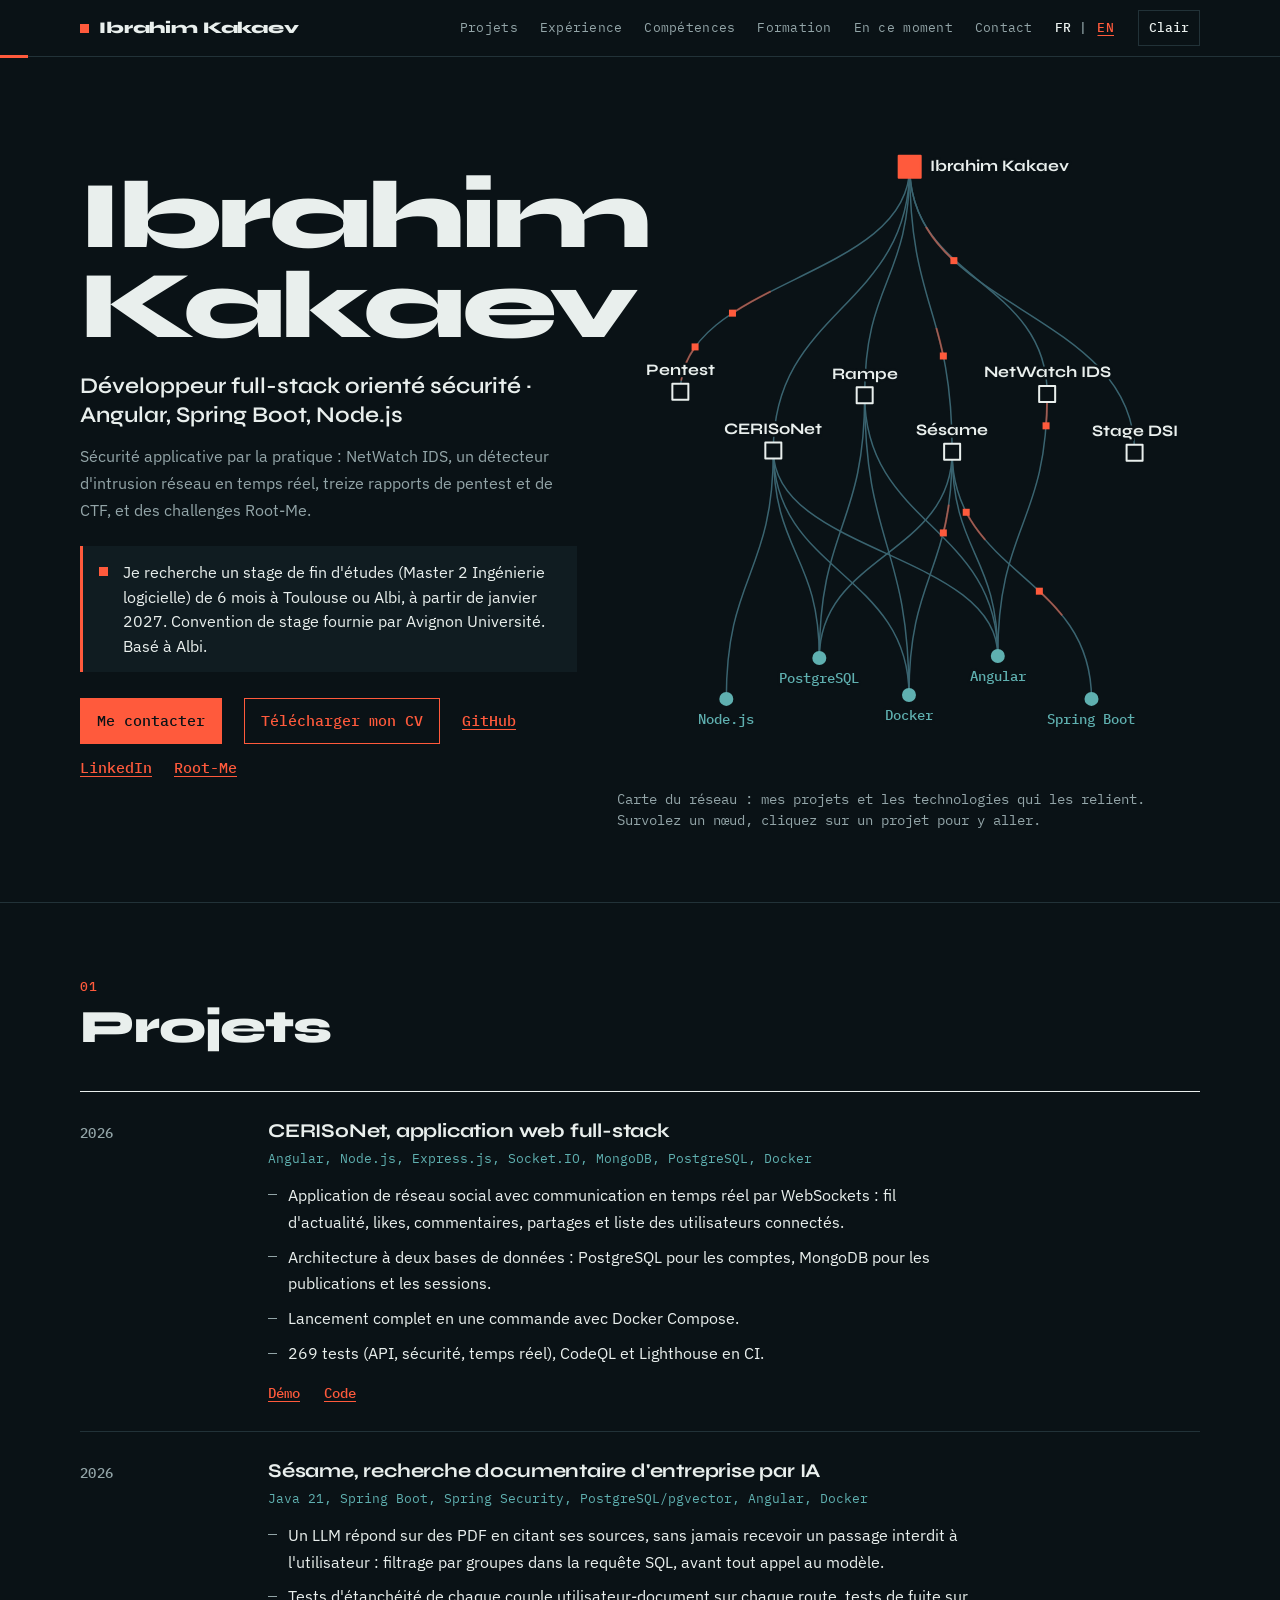
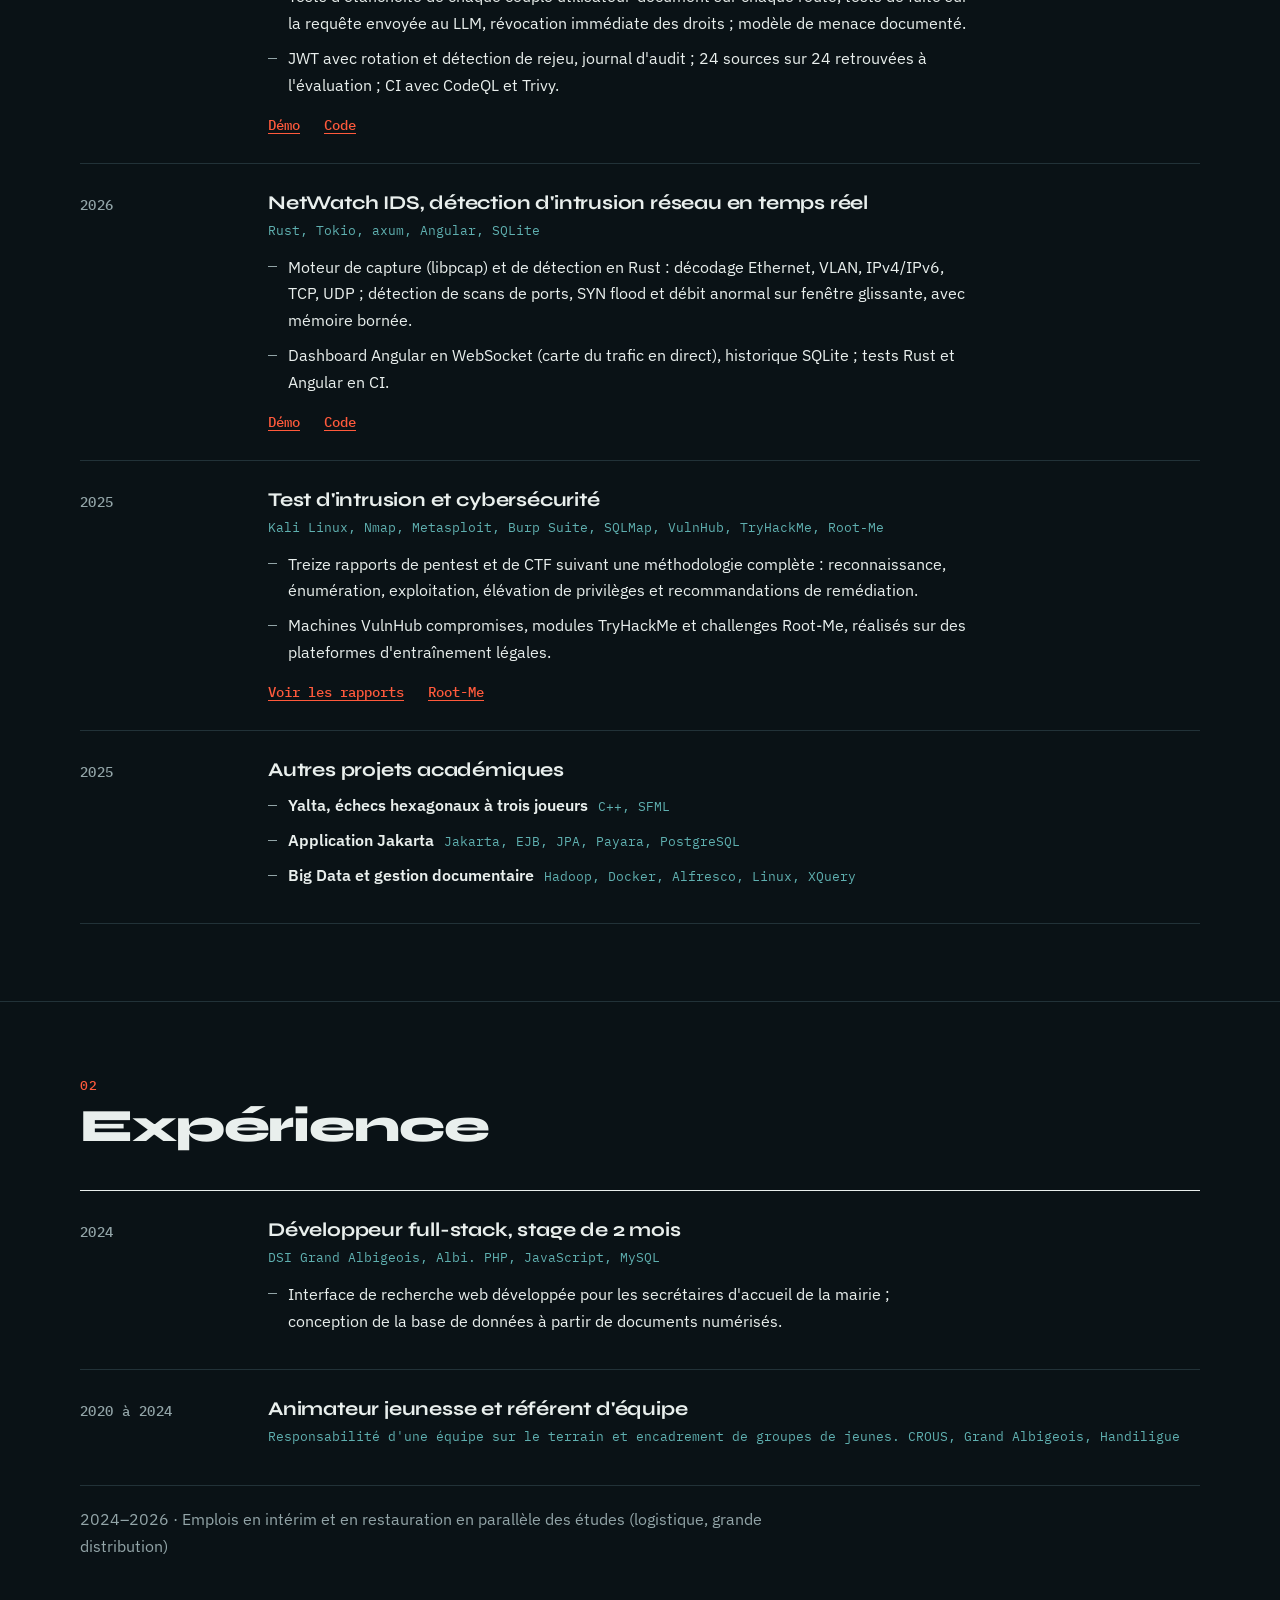
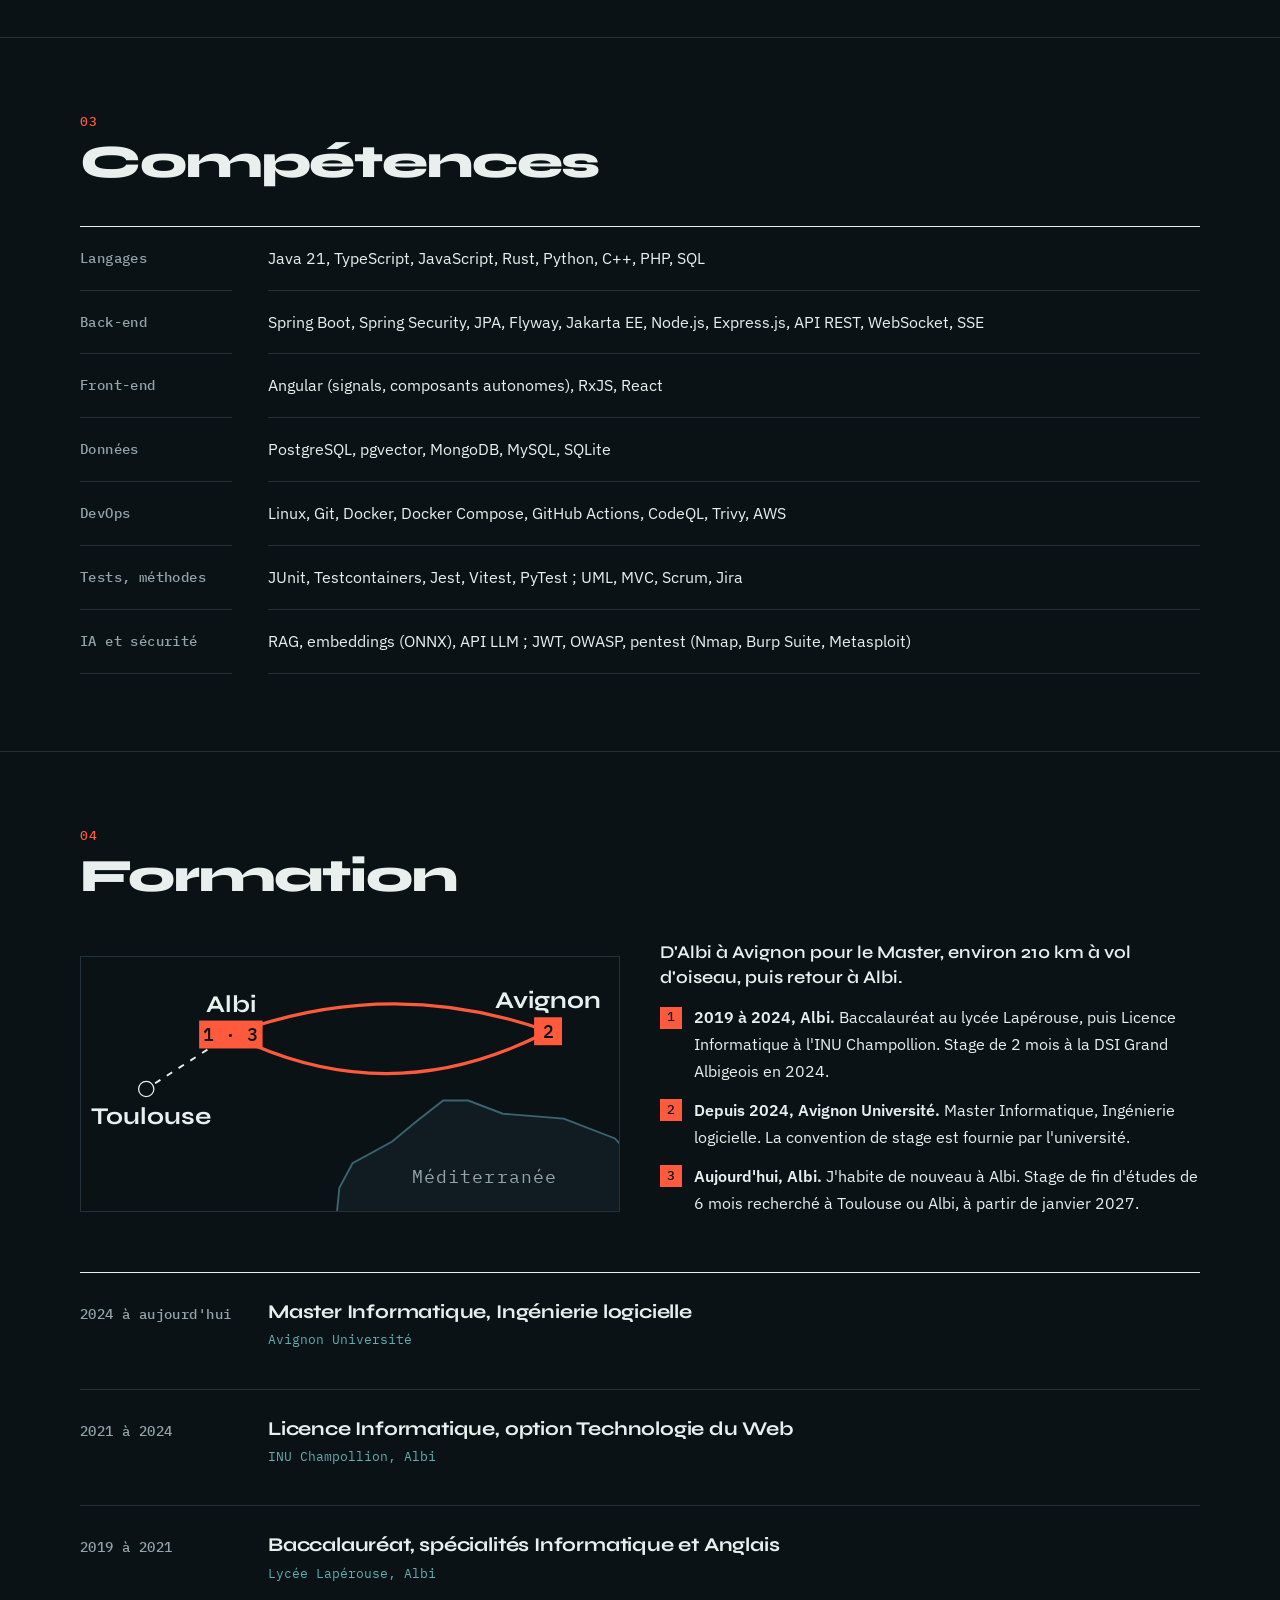
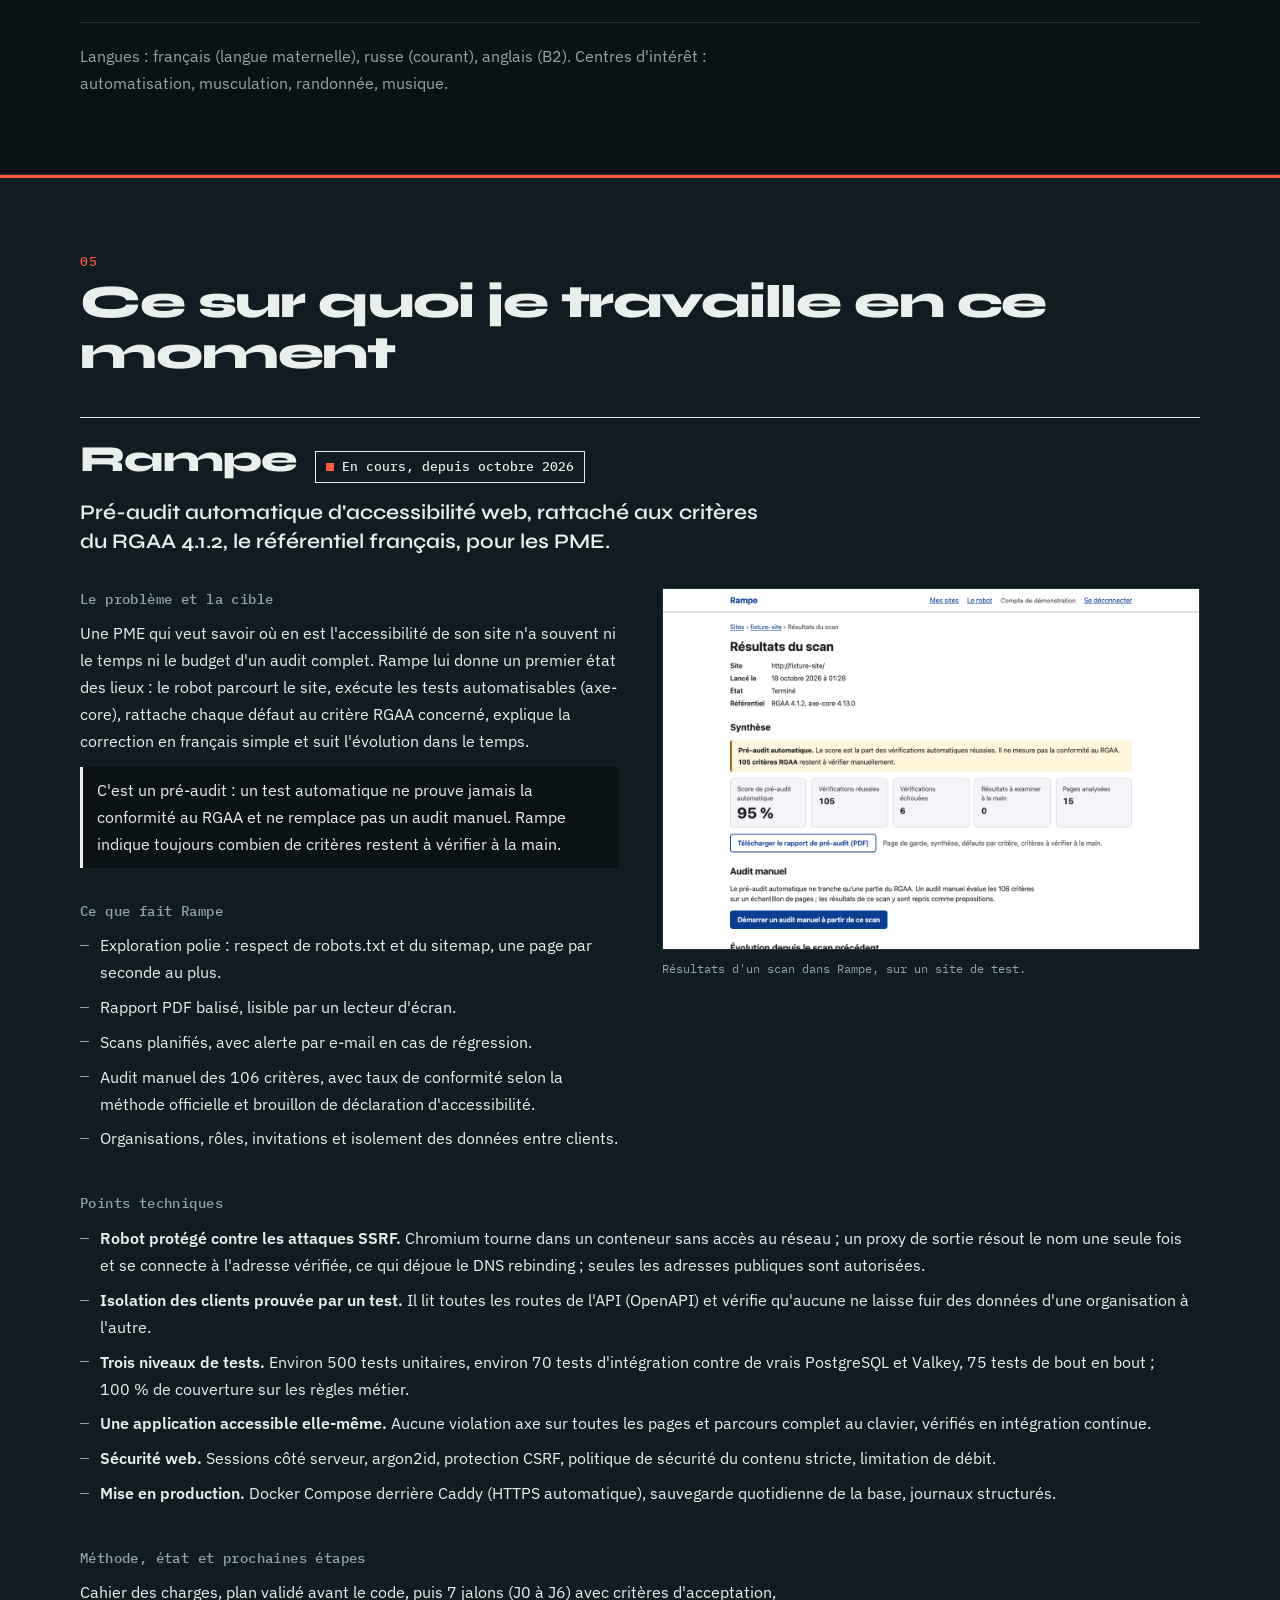
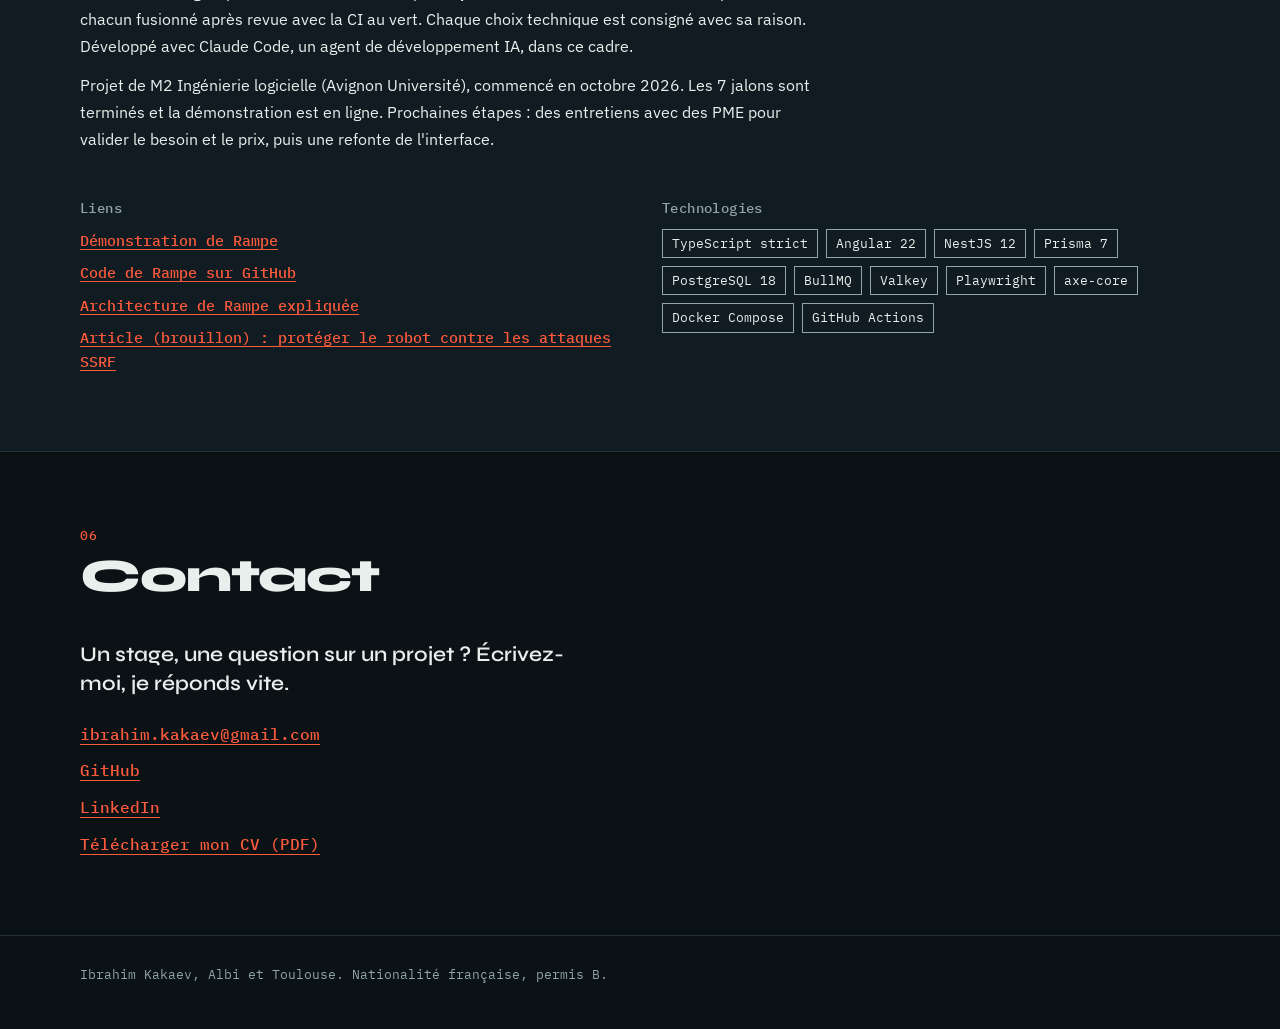
<file: index.html>
<!doctype html>
<html lang="fr">
<head>
  <meta charset="utf-8">
  <meta name="viewport" content="width=device-width, initial-scale=1">
  <title>Ibrahim Kakaev, développeur full-stack orienté sécurité</title>
  <meta name="description" content="Ibrahim Kakaev, développeur full-stack orienté sécurité (Angular, Spring Boot, Node.js) : détection d'intrusion réseau, pentest, Root-Me. Je recherche un stage de fin d'études de 6 mois à Toulouse ou Albi, à partir de janvier 2027.">
  <link rel="canonical" href="https://ibrahimkakaev.github.io/">
  <link rel="alternate" hreflang="fr" href="https://ibrahimkakaev.github.io/">
  <link rel="alternate" hreflang="en" href="https://ibrahimkakaev.github.io/en/">
  <link rel="alternate" hreflang="x-default" href="https://ibrahimkakaev.github.io/">
  <link rel="icon" href="favicon.svg" type="image/svg+xml">
  <meta property="og:type" content="website">
  <meta property="og:site_name" content="Ibrahim Kakaev">
  <meta property="og:locale" content="fr_FR">
  <meta property="og:locale:alternate" content="en_GB">
  <meta property="og:url" content="https://ibrahimkakaev.github.io/">
  <meta property="og:title" content="Ibrahim Kakaev, développeur full-stack orienté sécurité">
  <meta property="og:description" content="Ibrahim Kakaev, développeur full-stack orienté sécurité (Angular, Spring Boot, Node.js) : détection d'intrusion réseau, pentest, Root-Me. Je recherche un stage de fin d'études de 6 mois à Toulouse ou Albi, à partir de janvier 2027.">
  <meta name="twitter:card" content="summary">
  <meta name="twitter:title" content="Ibrahim Kakaev, développeur full-stack orienté sécurité">
  <meta name="twitter:description" content="Ibrahim Kakaev, développeur full-stack orienté sécurité (Angular, Spring Boot, Node.js) : détection d'intrusion réseau, pentest, Root-Me. Je recherche un stage de fin d'études de 6 mois à Toulouse ou Albi, à partir de janvier 2027.">
  <!-- TODO : aucune image de partage dans le dépôt. Ajouter une image 1200 × 630 px (par exemple og-image.png),
       puis les balises og:image et twitter:image avec son URL absolue, et passer twitter:card à « summary_large_image ». -->
  <meta name="color-scheme" content="dark light">
  <meta name="theme-color" content="#0a1216">
  <script>try{if(localStorage.getItem("theme")==="light")document.documentElement.dataset.theme="light"}catch(e){}</script>
  <link rel="preload" href="fonts/syne-var.woff2" as="font" type="font/woff2" crossorigin>
  <link rel="preload" href="fonts/plex-sans-400.woff2" as="font" type="font/woff2" crossorigin>
  <link rel="stylesheet" href="style.css">
</head>
<body>
  <a class="skip" href="#projets">Aller aux projets</a>

  <header class="top">
    <div class="wrap top-in">
      <a class="brand" href="index.html" aria-label="Ibrahim Kakaev"><span class="brand-full">Ibrahim Kakaev</span><span class="brand-short">IK</span></a>
      <nav class="top-nav" aria-label="Sections">
        <a href="#projets">Projets</a>
        <a href="#experience">Expérience</a>
        <a href="#competences">Compétences</a>
        <a href="#formation">Formation</a>
        <a href="#rampe">En ce moment</a>
        <a href="#contact">Contact</a>
      </nav>
      <nav class="lang" aria-label="Langue">
      <span lang="fr" aria-current="true">FR</span>
      <span aria-hidden="true">|</span>
      <a href="en/index.html" lang="en" hreflang="en" title="English version">EN</a>
      </nav>
      <button class="theme" type="button" hidden data-light="Clair" data-dark="Sombre" data-to-light="Passer en mode clair" data-to-dark="Passer en mode sombre">Clair</button>
    </div>
    <div class="route" aria-hidden="true"></div>
  </header>

  <main>
  <section class="hero">
    <div class="wrap hero-grid">
      <div class="hero-text">
        <h1 class="name">Ibrahim<br>Kakaev</h1>
        <p class="role">Développeur full-stack orienté sécurité · Angular, Spring Boot, Node.js</p>
        <p class="pitch">Sécurité applicative par la pratique&nbsp;: NetWatch IDS, un détecteur d'intrusion réseau en temps réel, treize rapports de pentest et de CTF, et des challenges Root-Me.</p>
        <p class="availability">
          <span class="dot" aria-hidden="true"></span>
          Je recherche un stage de fin d'études (Master 2 Ingénierie logicielle) de 6 mois à Toulouse ou Albi, à partir de janvier 2027. Convention de stage fournie par Avignon Université. Basé à Albi.
        </p>
        <p class="hero-links">
          <a href="#contact">Me contacter</a>
          <a href="cv-ibrahim-kakaev.pdf">Télécharger mon CV</a>
          <a href="https://github.com/IbrahimKakaev">GitHub</a>
          <a href="https://www.linkedin.com/in/ibrahim-kakaev-7b11282a0">LinkedIn</a>
          <a href="https://www.root-me.org/MIK_Sparrow?lang=fr">Root-Me</a>
        </p>
      </div>
      <div class="net-wrap" aria-hidden="true">
        <canvas id="net" class="net" data-key="Angular, Spring Boot, Node.js"></canvas>
        <p class="net-caption">Carte du réseau&nbsp;: mes projets et les technologies qui les relient. Survolez un nœud, cliquez sur un projet pour y aller.</p>
      </div>
    </div>
  </section>

    <section id="projets" class="section">
      <div class="wrap">
        <h2>Projets</h2>
        <ol class="rows">
          <li class="row" data-node="CERISoNet">
            <span class="when">2026</span>
            <div class="what">
              <h3>CERISoNet, application web full-stack</h3>
              <p class="stack">Angular, Node.js, Express.js, Socket.IO, MongoDB, PostgreSQL, Docker</p>
              <ul>
                <li>Application de réseau social avec communication en temps réel par WebSockets&nbsp;: fil d'actualité, likes, commentaires, partages et liste des utilisateurs connectés.</li>
                <li>Architecture à deux bases de données&nbsp;: PostgreSQL pour les comptes, MongoDB pour les publications et les sessions.</li>
                <li>Lancement complet en une commande avec Docker Compose.</li>
                <li>269 tests (API, sécurité, temps réel), CodeQL et Lighthouse en CI.</li>
              </ul>
              <p class="more">
                <a href="https://ibrahimkakaev.github.io/CERISoNet/">Démo</a>
                <a href="https://github.com/IbrahimKakaev/CERISoNet">Code</a>
              </p>
            </div>
          </li>
          <li class="row" data-node="Sésame">
            <span class="when">2026</span>
            <div class="what">
              <h3>Sésame, recherche documentaire d'entreprise par IA</h3>
              <p class="stack">Java 21, Spring Boot, Spring Security, PostgreSQL/pgvector, Angular, Docker</p>
              <ul>
                <li>Un LLM répond sur des PDF en citant ses sources, sans jamais recevoir un passage interdit à l'utilisateur&nbsp;: filtrage par groupes dans la requête SQL, avant tout appel au modèle.</li>
                <li>Tests d'étanchéité de chaque couple utilisateur-document sur chaque route, tests de fuite sur la requête envoyée au LLM, révocation immédiate des droits&nbsp;; modèle de menace documenté.</li>
                <li>JWT avec rotation et détection de rejeu, journal d'audit&nbsp;; 24 sources sur 24 retrouvées à l'évaluation&nbsp;; CI avec CodeQL et Trivy.</li>
              </ul>
              <p class="more">
                <a href="https://ibrahimkakaev.github.io/Sesame/">Démo</a>
                <a href="https://github.com/IbrahimKakaev/Sesame">Code</a>
              </p>
            </div>
          </li>
          <li class="row" data-node="NetWatch IDS">
            <span class="when">2026</span>
            <div class="what">
              <h3>NetWatch IDS, détection d'intrusion réseau en temps réel</h3>
              <p class="stack">Rust, Tokio, axum, Angular, SQLite</p>
              <ul>
                <li>Moteur de capture (libpcap) et de détection en Rust&nbsp;: décodage Ethernet, VLAN, IPv4/IPv6, TCP, UDP&nbsp;; détection de scans de ports, SYN flood et débit anormal sur fenêtre glissante, avec mémoire bornée.</li>
                <li>Dashboard Angular en WebSocket (carte du trafic en direct), historique SQLite&nbsp;; tests Rust et Angular en CI.</li>
              </ul>
              <p class="more">
                <a href="https://ibrahimkakaev.github.io/NetWatch-IDS/">Démo</a>
                <a href="https://github.com/IbrahimKakaev/NetWatch-IDS">Code</a>
              </p>
            </div>
          </li>
          <li class="row" data-node="Pentest">
            <span class="when">2025</span>
            <div class="what">
              <h3>Test d'intrusion et cybersécurité</h3>
              <p class="stack">Kali Linux, Nmap, Metasploit, Burp Suite, SQLMap, VulnHub, TryHackMe, Root-Me</p>
              <ul>
                <li>Treize rapports de pentest et de CTF suivant une méthodologie complète&nbsp;: reconnaissance, énumération, exploitation, élévation de privilèges et recommandations de remédiation.</li>
                <li>Machines VulnHub compromises, modules TryHackMe et challenges Root-Me, réalisés sur des plateformes d'entraînement légales.</li>
              </ul>
              <p class="more">
                <a href="reports.html">Voir les rapports</a>
                <a href="https://www.root-me.org/MIK_Sparrow?lang=fr">Root-Me</a>
              </p>
            </div>
          </li>
          <li class="row">
            <span class="when">2025</span>
            <div class="what">
              <h3>Autres projets académiques</h3>
              <ul class="mini">
                <li><strong>Yalta, échecs hexagonaux à trois joueurs</strong> <span class="mini-stack">C++, SFML</span></li>
                <li><strong>Application Jakarta</strong> <span class="mini-stack">Jakarta, EJB, JPA, Payara, PostgreSQL</span></li>
                <li><strong>Big Data et gestion documentaire</strong> <span class="mini-stack">Hadoop, Docker, Alfresco, Linux, XQuery</span></li>
              </ul>
            </div>
          </li>
        </ol>
      </div>
    </section>

    <section id="experience" class="section">
      <div class="wrap">
        <h2>Expérience</h2>
        <ol class="rows">
          <li class="row" data-node="Stage DSI" data-tech="PHP, JavaScript, MySQL">
            <span class="when">2024</span>
            <div class="what">
              <h3>Développeur full-stack, stage de 2 mois</h3>
              <p class="stack">DSI Grand Albigeois, Albi. PHP, JavaScript, MySQL</p>
              <ul>
                <li>Interface de recherche web développée pour les secrétaires d'accueil de la mairie&nbsp;; conception de la base de données à partir de documents numérisés.</li>
              </ul>
            </div>
          </li>
          <li class="row">
            <span class="when">2020 à 2024</span>
            <div class="what">
              <h3>Animateur jeunesse et référent d'équipe</h3>
              <p class="stack">Responsabilité d'une équipe sur le terrain et encadrement de groupes de jeunes. CROUS, Grand Albigeois, Handiligue</p>
            </div>
          </li>
        </ol>
        <p class="aside">2024–2026 · Emplois en intérim et en restauration en parallèle des études (logistique, grande distribution)</p>
      </div>
    </section>

    <section id="competences" class="section">
      <div class="wrap">
        <h2>Compétences</h2>
        <dl class="skills">
          <dt>Langages</dt>
          <dd>Java 21, TypeScript, JavaScript, Rust, Python, C++, PHP, SQL</dd>
          <dt>Back-end</dt>
          <dd>Spring Boot, Spring Security, JPA, Flyway, Jakarta EE, Node.js, Express.js, API REST, WebSocket, SSE</dd>
          <dt>Front-end</dt>
          <dd>Angular (signals, composants autonomes), RxJS, React</dd>
          <dt>Données</dt>
          <dd>PostgreSQL, pgvector, MongoDB, MySQL, SQLite</dd>
          <dt>DevOps</dt>
          <dd>Linux, Git, Docker, Docker Compose, GitHub Actions, CodeQL, Trivy, AWS</dd>
          <dt>Tests, méthodes</dt>
          <dd>JUnit, Testcontainers, Jest, Vitest, PyTest&nbsp;; UML, MVC, Scrum, Jira</dd>
          <dt>IA et sécurité</dt>
          <dd>RAG, embeddings (ONNX), API LLM&nbsp;; JWT, OWASP, pentest (Nmap, Burp Suite, Metasploit)</dd>
        </dl>
      </div>
    </section>

    <section id="formation" class="section">
      <div class="wrap">
        <h2>Formation</h2>
        <figure class="path">
          <svg class="path-map" viewBox="0 0 424 200" role="img" aria-label="Carte du parcours : Albi, puis Avignon pour le Master, puis retour à Albi ; stage recherché à Toulouse ou Albi">
            <polygon class="path-sea" points="201.8,200.2 203.6,182.0 214.0,162.5 245.0,145.6 263.8,130.0 285.4,113.1 305.2,113.1 332.4,123.5 380.4,127.4 420.8,143.0 433.0,156.0 424,200 201.8,200"/>
            <polyline class="path-coast" points="201.8,200.2 203.6,182.0 214.0,162.5 245.0,145.6 263.8,130.0 285.4,113.1 305.2,113.1 332.4,123.5 380.4,127.4 420.8,143.0 433.0,156.0"/>
            <text class="path-water" x="318" y="178">Méditerranée</text>
            <path class="path-goal" d="M118.1 61.1 L 51.4 104.0"/>
            <path class="path-route" d="M118.1 61.1 Q 243 14 368.1 58.5 Q 243 124 118.1 61.1"/>
            <rect class="path-packet" x="-4" y="-4" width="8" height="8"/>
            <rect class="path-stop" x="94.1" y="51.1" width="48" height="20"/>
            <text class="path-num" x="118.1" y="66.1">1 · 3</text>
            <text class="path-city" x="118.1" y="43.1">Albi</text>
            <rect class="path-stop" x="358.1" y="48.5" width="20" height="20"/>
            <text class="path-num" x="368.1" y="63.5">2</text>
            <text class="path-city" x="368.1" y="40.5">Avignon</text>
            <circle class="path-stop-goal" cx="51.4" cy="104.0" r="6"/>
            <text class="path-city" x="55.4" y="132.0">Toulouse</text>
          </svg>
          <figcaption>
            <p class="path-lead">D'Albi à Avignon pour le Master, environ 210&nbsp;km à vol d'oiseau, puis retour à Albi.</p>
            <ol class="path-steps">
              <li><strong>2019 à 2024, Albi.</strong> Baccalauréat au lycée Lapérouse, puis Licence Informatique à l'INU Champollion. Stage de 2 mois à la DSI Grand Albigeois en 2024.</li>
              <li><strong>Depuis 2024, Avignon Université.</strong> Master Informatique, Ingénierie logicielle. La convention de stage est fournie par l'université.</li>
              <li><strong>Aujourd'hui, Albi.</strong> J'habite de nouveau à Albi. Stage de fin d'études de 6 mois recherché à Toulouse ou Albi, à partir de janvier 2027.</li>
            </ol>
          </figcaption>
        </figure>
        <ol class="rows">
          <li class="row">
            <span class="when">2024 à aujourd'hui</span>
            <div class="what">
              <h3>Master Informatique, Ingénierie logicielle</h3>
              <p class="stack">Avignon Université</p>
            </div>
          </li>
          <li class="row">
            <span class="when">2021 à 2024</span>
            <div class="what">
              <h3>Licence Informatique, option Technologie du Web</h3>
              <p class="stack">INU Champollion, Albi</p>
            </div>
          </li>
          <li class="row">
            <span class="when">2019 à 2021</span>
            <div class="what">
              <h3>Baccalauréat, spécialités Informatique et Anglais</h3>
              <p class="stack">Lycée Lapérouse, Albi</p>
            </div>
          </li>
        </ol>
        <p class="aside">Langues&nbsp;: français (langue maternelle), russe (courant), anglais (B2). Centres d'intérêt&nbsp;: automatisation, musculation, randonnée, musique.</p>
      </div>
    </section>

    <section id="rampe" class="section now" aria-labelledby="rampe-titre" data-node="Rampe" data-tech="TypeScript, Angular, NestJS, PostgreSQL, Docker">
      <div class="wrap">
        <h2 id="rampe-titre">Ce sur quoi je travaille en ce moment</h2>
        <div class="now-head">
          <h3 class="now-name">Rampe</h3>
          <p class="now-status"><span class="now-dot" aria-hidden="true"></span>En cours, depuis octobre 2026</p>
        </div>
        <p class="now-lead">Pré-audit automatique d'accessibilité web, rattaché aux critères du RGAA 4.1.2, le référentiel français, pour les PME.</p>

        <div class="now-grid">
          <div class="now-text">
            <h4>Le problème et la cible</h4>
            <p>Une PME qui veut savoir où en est l'accessibilité de son site n'a souvent ni le temps ni le budget d'un audit complet. Rampe lui donne un premier état des lieux&nbsp;: le robot parcourt le site, exécute les tests automatisables (axe-core), rattache chaque défaut au critère RGAA concerné, explique la correction en français simple et suit l'évolution dans le temps.</p>
            <p class="now-caveat">C'est un pré-audit&nbsp;: un test automatique ne prouve jamais la conformité au RGAA et ne remplace pas un audit manuel. Rampe indique toujours combien de critères restent à vérifier à la main.</p>

            <h4>Ce que fait Rampe</h4>
            <ul class="now-list">
                <li>Exploration polie&nbsp;: respect de robots.txt et du sitemap, une page par seconde au plus.</li>
                <li>Rapport PDF balisé, lisible par un lecteur d'écran.</li>
                <li>Scans planifiés, avec alerte par e-mail en cas de régression.</li>
                <li>Audit manuel des 106 critères, avec taux de conformité selon la méthode officielle et brouillon de déclaration d'accessibilité.</li>
                <li>Organisations, rôles, invitations et isolement des données entre clients.</li>
            </ul>
          </div>
          <figure class="now-shot">
            <img src="images/rampe-scan.png" width="1280" height="860" loading="lazy" decoding="async" alt="Page de résultats d'un scan dans Rampe, sur un site de test. Score de pré-audit automatique de 95&nbsp;%, 105 vérifications réussies, 6 échouées, 15 pages analysées. Un encadré précise que ce score ne mesure pas la conformité au RGAA et que 105 critères restent à vérifier manuellement.">
            <figcaption>Résultats d'un scan dans Rampe, sur un site de test.</figcaption>
          </figure>
        </div>

        <h4>Points techniques</h4>
        <ul class="now-list now-points">
              <li><strong>Robot protégé contre les attaques SSRF.</strong> Chromium tourne dans un conteneur sans accès au réseau&nbsp;; un proxy de sortie résout le nom une seule fois et se connecte à l'adresse vérifiée, ce qui déjoue le DNS rebinding&nbsp;; seules les adresses publiques sont autorisées.</li>
              <li><strong>Isolation des clients prouvée par un test.</strong> Il lit toutes les routes de l'API (OpenAPI) et vérifie qu'aucune ne laisse fuir des données d'une organisation à l'autre.</li>
              <li><strong>Trois niveaux de tests.</strong> Environ 500 tests unitaires, environ 70 tests d'intégration contre de vrais PostgreSQL et Valkey, 75 tests de bout en bout&nbsp;; 100&nbsp;% de couverture sur les règles métier.</li>
              <li><strong>Une application accessible elle-même.</strong> Aucune violation axe sur toutes les pages et parcours complet au clavier, vérifiés en intégration continue.</li>
              <li><strong>Sécurité web.</strong> Sessions côté serveur, argon2id, protection CSRF, politique de sécurité du contenu stricte, limitation de débit.</li>
              <li><strong>Mise en production.</strong> Docker Compose derrière Caddy (HTTPS automatique), sauvegarde quotidienne de la base, journaux structurés.</li>
        </ul>

        <h4>Méthode, état et prochaines étapes</h4>
        <p class="now-p">Cahier des charges, plan validé avant le code, puis 7 jalons (J0 à J6) avec critères d'acceptation, chacun fusionné après revue avec la CI au vert. Chaque choix technique est consigné avec sa raison. Développé avec Claude Code, un agent de développement IA, dans ce cadre.</p>
        <p class="now-p">Projet de M2 Ingénierie logicielle (Avignon Université), commencé en octobre 2026. Les 7 jalons sont terminés et la démonstration est en ligne. Prochaines étapes&nbsp;: des entretiens avec des PME pour valider le besoin et le prix, puis une refonte de l'interface.</p>

        <div class="now-foot">
          <div>
            <h4>Liens</h4>
            <ul class="now-links">
              <li><a href="https://rampe-demo.duckdns.org">Démonstration de Rampe</a></li>
              <li><a href="https://github.com/IbrahimKakaev/Rampe">Code de Rampe sur GitHub</a></li>
              <li><a href="https://github.com/IbrahimKakaev/Rampe/blob/main/docs/ARCHITECTURE.md">Architecture de Rampe expliquée</a></li>
              <li><a href="https://github.com/IbrahimKakaev/Rampe/blob/main/docs/articles/ssrf-robot-exploration.md">Article (brouillon)&nbsp;: protéger le robot contre les attaques SSRF</a></li>
            </ul>
          </div>
          <div>
            <h4>Technologies</h4>
            <ul class="now-tags">
              <li>TypeScript strict</li>
              <li>Angular 22</li>
              <li>NestJS 12</li>
              <li>Prisma 7</li>
              <li>PostgreSQL 18</li>
              <li>BullMQ</li>
              <li>Valkey</li>
              <li>Playwright</li>
              <li>axe-core</li>
              <li>Docker Compose</li>
              <li>GitHub Actions</li>
            </ul>
          </div>
        </div>
      </div>
    </section>

    <section id="contact" class="section">
      <div class="wrap">
        <h2>Contact</h2>
        <p class="contact-lead">Un stage, une question sur un projet ? Écrivez-moi, je réponds vite.</p>
        <ul class="contact-list">
          <li><a href="mailto:ibrahim.kakaev@gmail.com">ibrahim.kakaev@gmail.com</a></li>
          <li><a href="https://github.com/IbrahimKakaev">GitHub</a></li>
          <li><a href="https://www.linkedin.com/in/ibrahim-kakaev-7b11282a0">LinkedIn</a></li>
          <li><a href="cv-ibrahim-kakaev.pdf">Télécharger mon CV (PDF)</a></li>
        </ul>
      </div>
    </section>
  </main>

  <footer class="footer">
    <div class="wrap">
      <p>Ibrahim Kakaev, Albi et Toulouse. Nationalité française, permis B.</p>
    </div>
  </footer>

  <script src="script.js" defer></script>
</body>
</html>
</file>
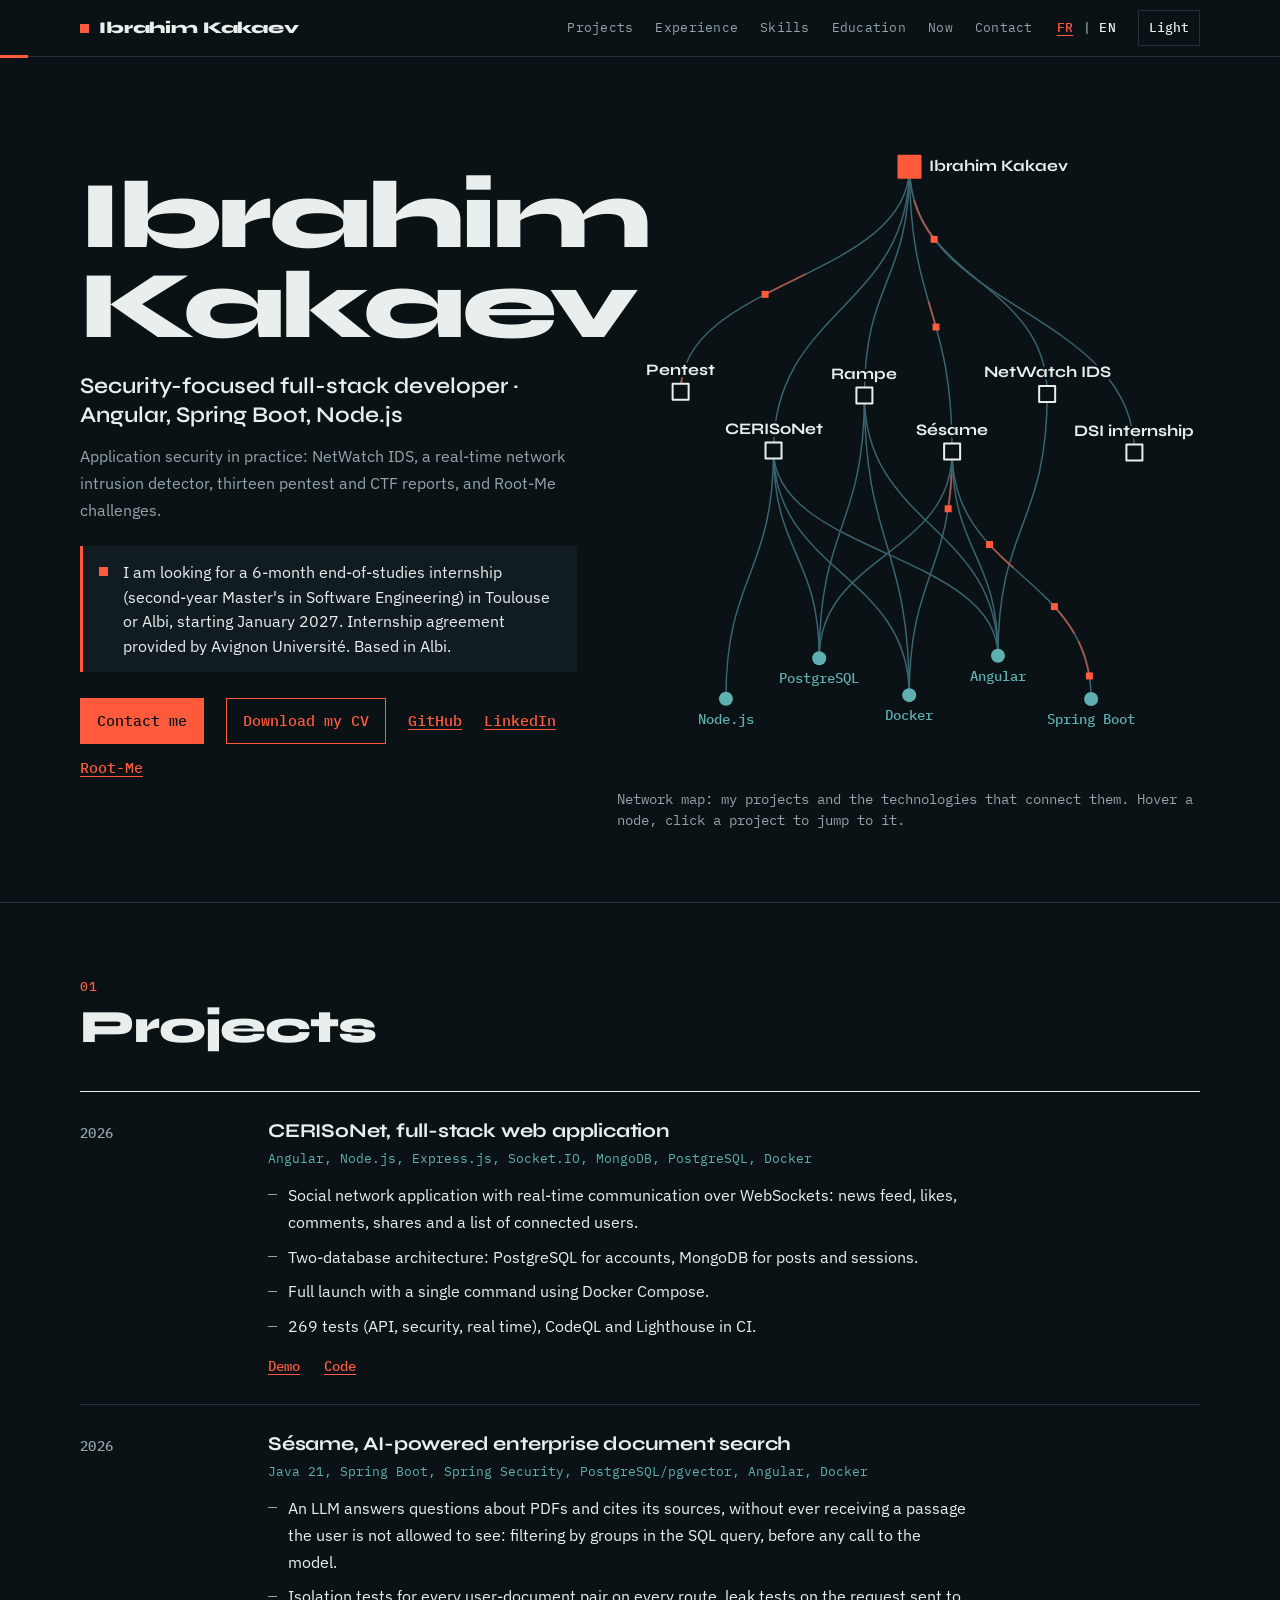
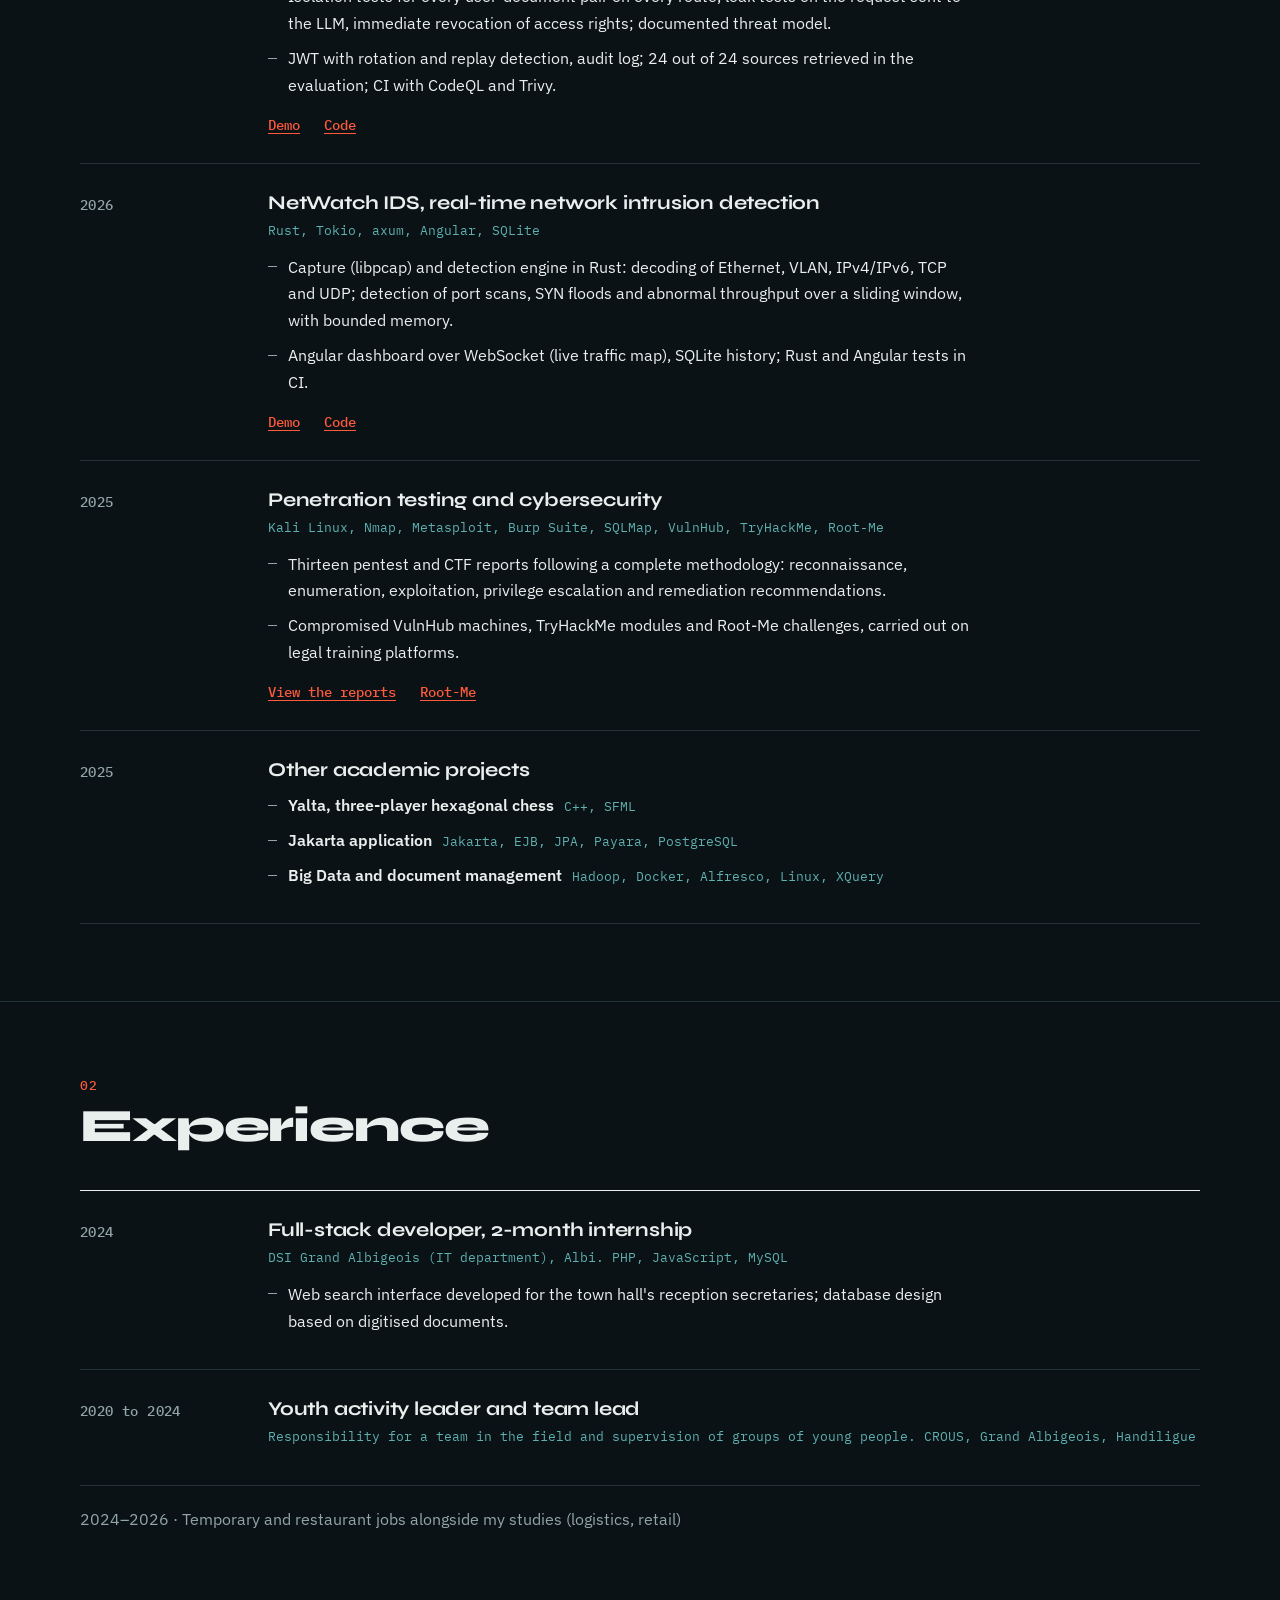
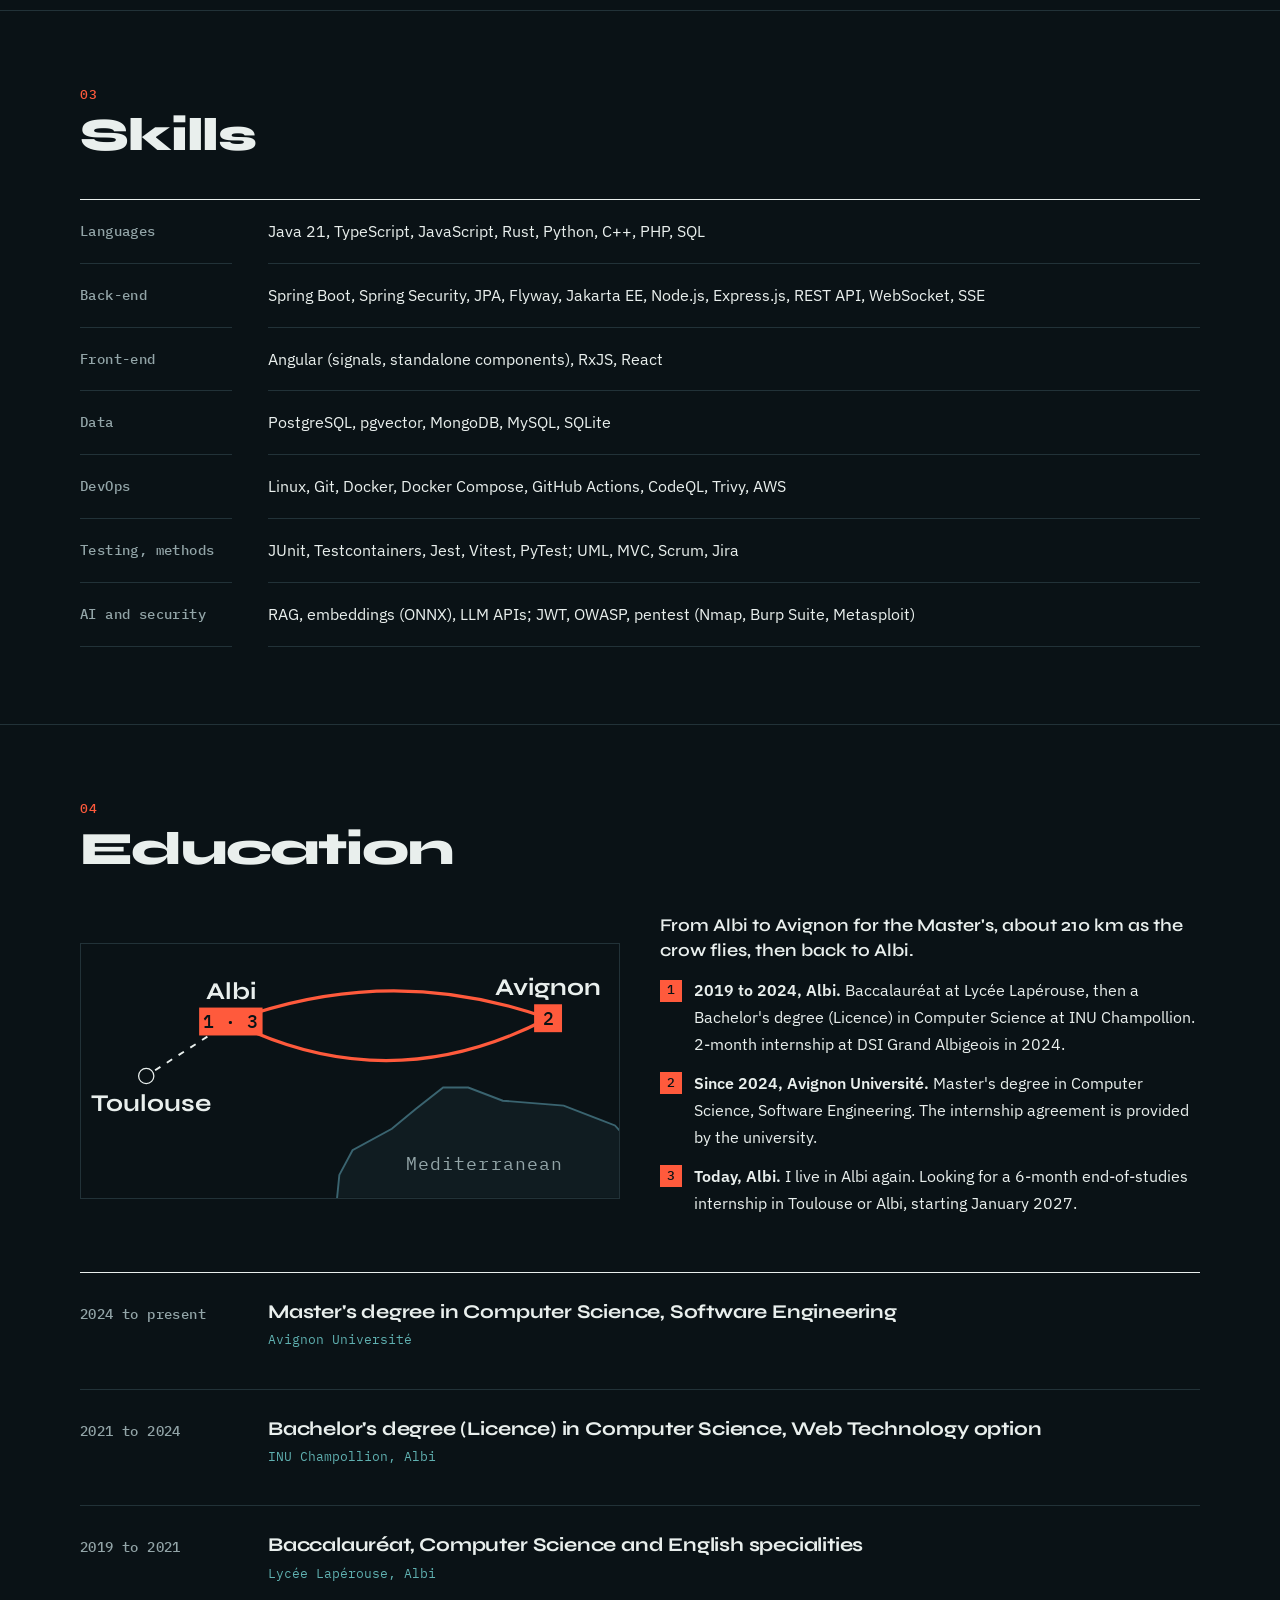
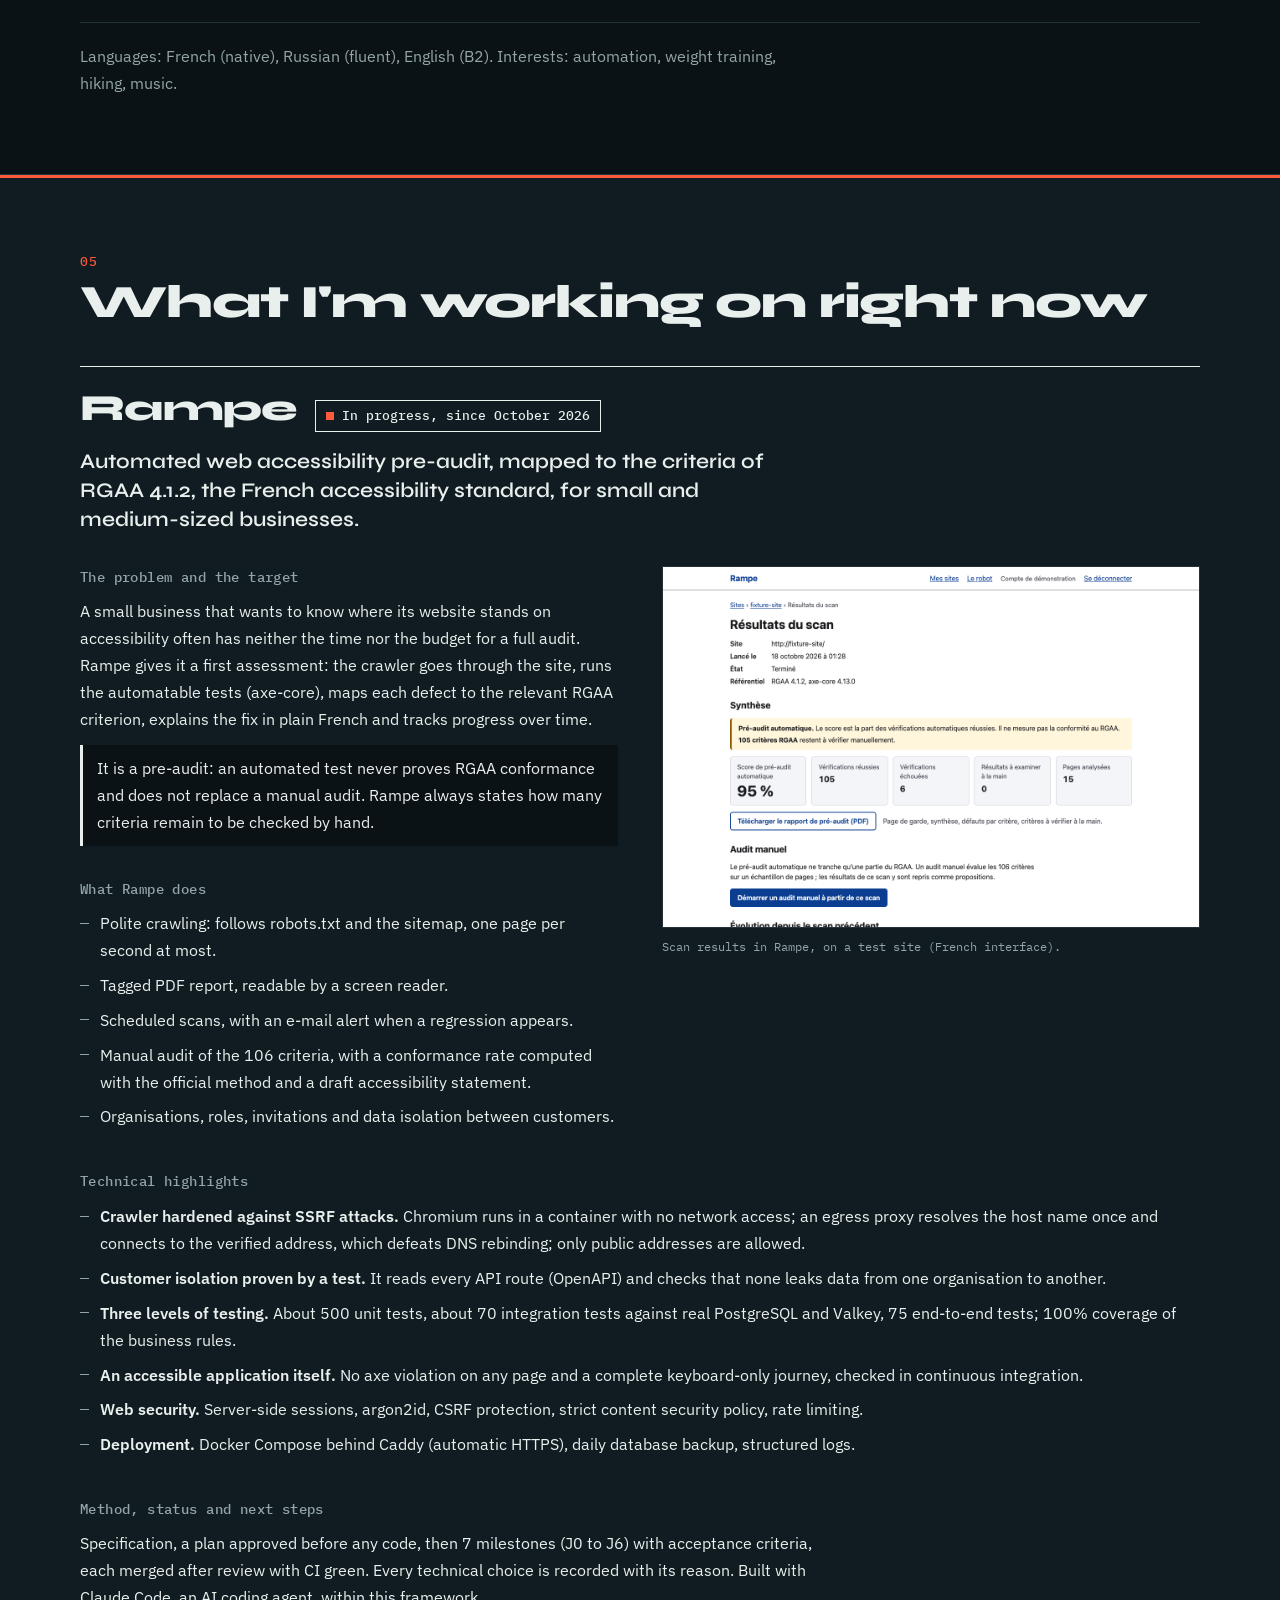
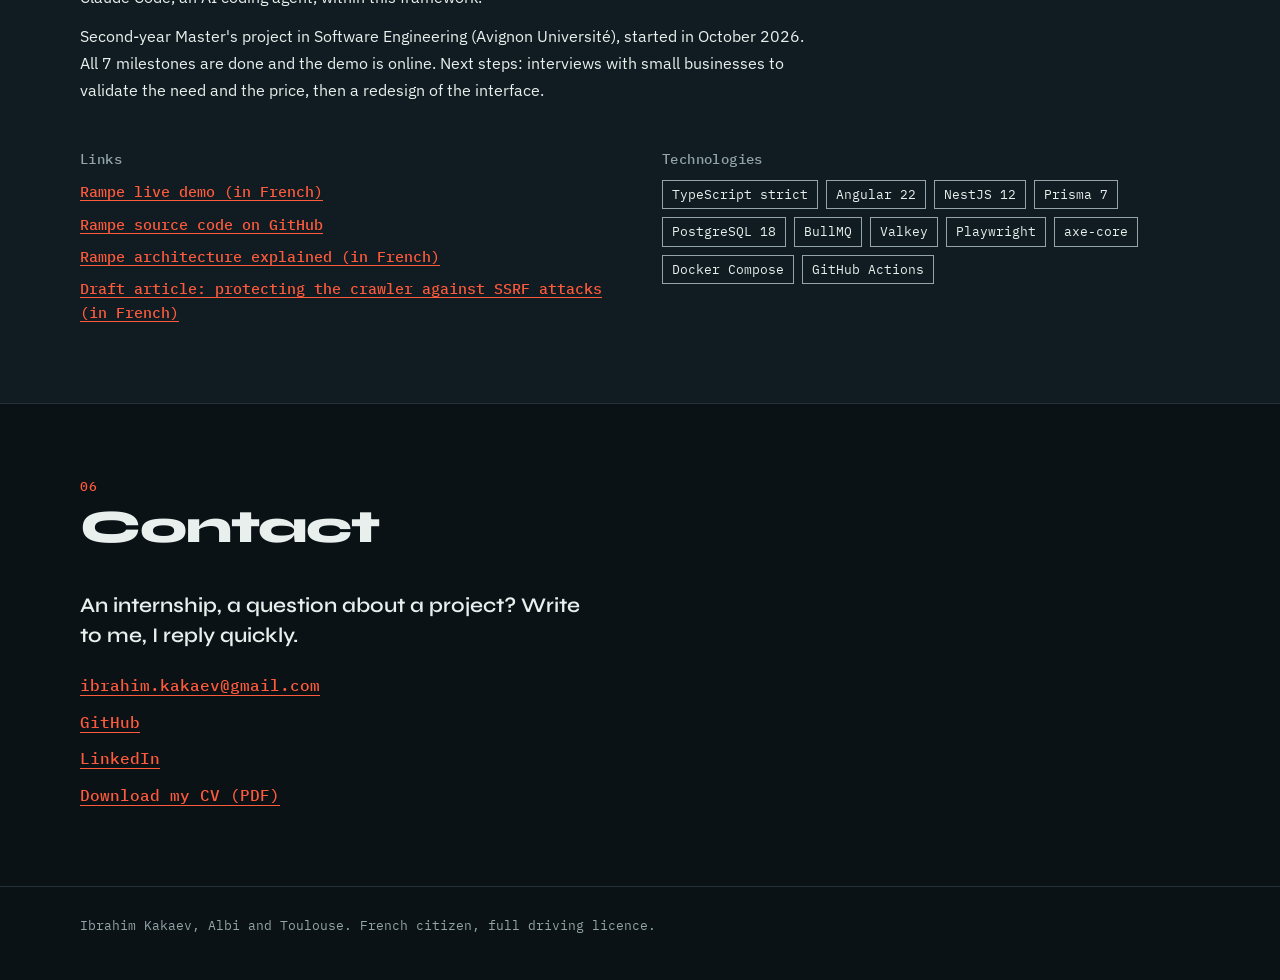
<file: en/index.html>
<!doctype html>
<html lang="en">
<head>
  <meta charset="utf-8">
  <meta name="viewport" content="width=device-width, initial-scale=1">
  <title>Ibrahim Kakaev, security-focused full-stack developer</title>
  <meta name="description" content="Ibrahim Kakaev, security-focused full-stack developer (Angular, Spring Boot, Node.js): network intrusion detection, pentest, Root-Me. Looking for a 6-month end-of-studies internship in Toulouse or Albi, starting January 2027.">
  <link rel="canonical" href="https://ibrahimkakaev.github.io/en/">
  <link rel="alternate" hreflang="fr" href="https://ibrahimkakaev.github.io/">
  <link rel="alternate" hreflang="en" href="https://ibrahimkakaev.github.io/en/">
  <link rel="alternate" hreflang="x-default" href="https://ibrahimkakaev.github.io/">
  <link rel="icon" href="../favicon.svg" type="image/svg+xml">
  <meta property="og:type" content="website">
  <meta property="og:site_name" content="Ibrahim Kakaev">
  <meta property="og:locale" content="en_GB">
  <meta property="og:locale:alternate" content="fr_FR">
  <meta property="og:url" content="https://ibrahimkakaev.github.io/en/">
  <meta property="og:title" content="Ibrahim Kakaev, security-focused full-stack developer">
  <meta property="og:description" content="Ibrahim Kakaev, security-focused full-stack developer (Angular, Spring Boot, Node.js): network intrusion detection, pentest, Root-Me. Looking for a 6-month end-of-studies internship in Toulouse or Albi, starting January 2027.">
  <meta name="twitter:card" content="summary">
  <meta name="twitter:title" content="Ibrahim Kakaev, security-focused full-stack developer">
  <meta name="twitter:description" content="Ibrahim Kakaev, security-focused full-stack developer (Angular, Spring Boot, Node.js): network intrusion detection, pentest, Root-Me. Looking for a 6-month end-of-studies internship in Toulouse or Albi, starting January 2027.">
  <!-- TODO: no sharing image in the repository. Add a 1200 × 630 px image (e.g. og-image.png),
       then the og:image and twitter:image tags with its absolute URL, and switch twitter:card to "summary_large_image". -->
  <meta name="color-scheme" content="dark light">
  <meta name="theme-color" content="#0a1216">
  <script>try{if(localStorage.getItem("theme")==="light")document.documentElement.dataset.theme="light"}catch(e){}</script>
  <link rel="preload" href="../fonts/syne-var.woff2" as="font" type="font/woff2" crossorigin>
  <link rel="preload" href="../fonts/plex-sans-400.woff2" as="font" type="font/woff2" crossorigin>
  <link rel="stylesheet" href="../style.css">
</head>
<body>
  <a class="skip" href="#projects">Skip to projects</a>

  <header class="top">
    <div class="wrap top-in">
      <a class="brand" href="index.html" aria-label="Ibrahim Kakaev"><span class="brand-full">Ibrahim Kakaev</span><span class="brand-short">IK</span></a>
      <nav class="top-nav" aria-label="Sections">
        <a href="#projects">Projects</a>
        <a href="#experience">Experience</a>
        <a href="#skills">Skills</a>
        <a href="#education">Education</a>
        <a href="#rampe">Now</a>
        <a href="#contact">Contact</a>
      </nav>
      <nav class="lang" aria-label="Language">
      <a href="../index.html" lang="fr" hreflang="fr" title="Version française">FR</a>
      <span aria-hidden="true">|</span>
      <span lang="en" aria-current="true">EN</span>
      </nav>
      <button class="theme" type="button" hidden data-light="Light" data-dark="Dark" data-to-light="Switch to light mode" data-to-dark="Switch to dark mode">Light</button>
    </div>
    <div class="route" aria-hidden="true"></div>
  </header>

  <main>
  <section class="hero">
    <div class="wrap hero-grid">
      <div class="hero-text">
        <h1 class="name">Ibrahim<br>Kakaev</h1>
        <p class="role">Security-focused full-stack developer · Angular, Spring Boot, Node.js</p>
        <p class="pitch">Application security in practice: NetWatch IDS, a real-time network intrusion detector, thirteen pentest and CTF reports, and Root-Me challenges.</p>
        <p class="availability">
          <span class="dot" aria-hidden="true"></span>
          I am looking for a 6-month end-of-studies internship (second-year Master's in Software Engineering) in Toulouse or Albi, starting January 2027. Internship agreement provided by Avignon Université. Based in Albi.
        </p>
        <p class="hero-links">
          <a href="#contact">Contact me</a>
          <a href="../cv-ibrahim-kakaev-en.pdf">Download my CV</a>
          <a href="https://github.com/IbrahimKakaev">GitHub</a>
          <a href="https://www.linkedin.com/in/ibrahim-kakaev-7b11282a0">LinkedIn</a>
          <a href="https://www.root-me.org/MIK_Sparrow?lang=fr">Root-Me</a>
        </p>
      </div>
      <div class="net-wrap" aria-hidden="true">
        <canvas id="net" class="net" data-key="Angular, Spring Boot, Node.js"></canvas>
        <p class="net-caption">Network map: my projects and the technologies that connect them. Hover a node, click a project to jump to it.</p>
      </div>
    </div>
  </section>

    <section id="projects" class="section">
      <div class="wrap">
        <h2>Projects</h2>
        <ol class="rows">
          <li class="row" data-node="CERISoNet">
            <span class="when">2026</span>
            <div class="what">
              <h3>CERISoNet, full-stack web application</h3>
              <p class="stack">Angular, Node.js, Express.js, Socket.IO, MongoDB, PostgreSQL, Docker</p>
              <ul>
                <li>Social network application with real-time communication over WebSockets: news feed, likes, comments, shares and a list of connected users.</li>
                <li>Two-database architecture: PostgreSQL for accounts, MongoDB for posts and sessions.</li>
                <li>Full launch with a single command using Docker Compose.</li>
                <li>269 tests (API, security, real time), CodeQL and Lighthouse in CI.</li>
              </ul>
              <p class="more">
                <a href="https://ibrahimkakaev.github.io/CERISoNet/">Demo</a>
                <a href="https://github.com/IbrahimKakaev/CERISoNet">Code</a>
              </p>
            </div>
          </li>
          <li class="row" data-node="Sésame">
            <span class="when">2026</span>
            <div class="what">
              <h3>Sésame, AI-powered enterprise document search</h3>
              <p class="stack">Java 21, Spring Boot, Spring Security, PostgreSQL/pgvector, Angular, Docker</p>
              <ul>
                <li>An LLM answers questions about PDFs and cites its sources, without ever receiving a passage the user is not allowed to see: filtering by groups in the SQL query, before any call to the model.</li>
                <li>Isolation tests for every user-document pair on every route, leak tests on the request sent to the LLM, immediate revocation of access rights; documented threat model.</li>
                <li>JWT with rotation and replay detection, audit log; 24 out of 24 sources retrieved in the evaluation; CI with CodeQL and Trivy.</li>
              </ul>
              <p class="more">
                <a href="https://ibrahimkakaev.github.io/Sesame/">Demo</a>
                <a href="https://github.com/IbrahimKakaev/Sesame">Code</a>
              </p>
            </div>
          </li>
          <li class="row" data-node="NetWatch IDS">
            <span class="when">2026</span>
            <div class="what">
              <h3>NetWatch IDS, real-time network intrusion detection</h3>
              <p class="stack">Rust, Tokio, axum, Angular, SQLite</p>
              <ul>
                <li>Capture (libpcap) and detection engine in Rust: decoding of Ethernet, VLAN, IPv4/IPv6, TCP and UDP; detection of port scans, SYN floods and abnormal throughput over a sliding window, with bounded memory.</li>
                <li>Angular dashboard over WebSocket (live traffic map), SQLite history; Rust and Angular tests in CI.</li>
              </ul>
              <p class="more">
                <a href="https://ibrahimkakaev.github.io/NetWatch-IDS/">Demo</a>
                <a href="https://github.com/IbrahimKakaev/NetWatch-IDS">Code</a>
              </p>
            </div>
          </li>
          <li class="row" data-node="Pentest">
            <span class="when">2025</span>
            <div class="what">
              <h3>Penetration testing and cybersecurity</h3>
              <p class="stack">Kali Linux, Nmap, Metasploit, Burp Suite, SQLMap, VulnHub, TryHackMe, Root-Me</p>
              <ul>
                <li>Thirteen pentest and CTF reports following a complete methodology: reconnaissance, enumeration, exploitation, privilege escalation and remediation recommendations.</li>
                <li>Compromised VulnHub machines, TryHackMe modules and Root-Me challenges, carried out on legal training platforms.</li>
              </ul>
              <p class="more">
                <a href="reports.html">View the reports</a>
                <a href="https://www.root-me.org/MIK_Sparrow?lang=fr">Root-Me</a>
              </p>
            </div>
          </li>
          <li class="row">
            <span class="when">2025</span>
            <div class="what">
              <h3>Other academic projects</h3>
              <ul class="mini">
                <li><strong>Yalta, three-player hexagonal chess</strong> <span class="mini-stack">C++, SFML</span></li>
                <li><strong>Jakarta application</strong> <span class="mini-stack">Jakarta, EJB, JPA, Payara, PostgreSQL</span></li>
                <li><strong>Big Data and document management</strong> <span class="mini-stack">Hadoop, Docker, Alfresco, Linux, XQuery</span></li>
              </ul>
            </div>
          </li>
        </ol>
      </div>
    </section>

    <section id="experience" class="section">
      <div class="wrap">
        <h2>Experience</h2>
        <ol class="rows">
          <li class="row" data-node="DSI internship" data-tech="PHP, JavaScript, MySQL">
            <span class="when">2024</span>
            <div class="what">
              <h3>Full-stack developer, 2-month internship</h3>
              <p class="stack">DSI Grand Albigeois (IT department), Albi. PHP, JavaScript, MySQL</p>
              <ul>
                <li>Web search interface developed for the town hall's reception secretaries; database design based on digitised documents.</li>
              </ul>
            </div>
          </li>
          <li class="row">
            <span class="when">2020 to 2024</span>
            <div class="what">
              <h3>Youth activity leader and team lead</h3>
              <p class="stack">Responsibility for a team in the field and supervision of groups of young people. CROUS, Grand Albigeois, Handiligue</p>
            </div>
          </li>
        </ol>
        <p class="aside">2024–2026 · Temporary and restaurant jobs alongside my studies (logistics, retail)</p>
      </div>
    </section>

    <section id="skills" class="section">
      <div class="wrap">
        <h2>Skills</h2>
        <dl class="skills">
          <dt>Languages</dt>
          <dd>Java 21, TypeScript, JavaScript, Rust, Python, C++, PHP, SQL</dd>
          <dt>Back-end</dt>
          <dd>Spring Boot, Spring Security, JPA, Flyway, Jakarta EE, Node.js, Express.js, REST API, WebSocket, SSE</dd>
          <dt>Front-end</dt>
          <dd>Angular (signals, standalone components), RxJS, React</dd>
          <dt>Data</dt>
          <dd>PostgreSQL, pgvector, MongoDB, MySQL, SQLite</dd>
          <dt>DevOps</dt>
          <dd>Linux, Git, Docker, Docker Compose, GitHub Actions, CodeQL, Trivy, AWS</dd>
          <dt>Testing, methods</dt>
          <dd>JUnit, Testcontainers, Jest, Vitest, PyTest; UML, MVC, Scrum, Jira</dd>
          <dt>AI and security</dt>
          <dd>RAG, embeddings (ONNX), LLM APIs; JWT, OWASP, pentest (Nmap, Burp Suite, Metasploit)</dd>
        </dl>
      </div>
    </section>

    <section id="education" class="section">
      <div class="wrap">
        <h2>Education</h2>
        <figure class="path">
          <svg class="path-map" viewBox="0 0 424 200" role="img" aria-label="Map of my path: Albi, then Avignon for the Master's, then back to Albi; internship sought in Toulouse or Albi">
            <polygon class="path-sea" points="201.8,200.2 203.6,182.0 214.0,162.5 245.0,145.6 263.8,130.0 285.4,113.1 305.2,113.1 332.4,123.5 380.4,127.4 420.8,143.0 433.0,156.0 424,200 201.8,200"/>
            <polyline class="path-coast" points="201.8,200.2 203.6,182.0 214.0,162.5 245.0,145.6 263.8,130.0 285.4,113.1 305.2,113.1 332.4,123.5 380.4,127.4 420.8,143.0 433.0,156.0"/>
            <text class="path-water" x="318" y="178">Mediterranean</text>
            <path class="path-goal" d="M118.1 61.1 L 51.4 104.0"/>
            <path class="path-route" d="M118.1 61.1 Q 243 14 368.1 58.5 Q 243 124 118.1 61.1"/>
            <rect class="path-packet" x="-4" y="-4" width="8" height="8"/>
            <rect class="path-stop" x="94.1" y="51.1" width="48" height="20"/>
            <text class="path-num" x="118.1" y="66.1">1 · 3</text>
            <text class="path-city" x="118.1" y="43.1">Albi</text>
            <rect class="path-stop" x="358.1" y="48.5" width="20" height="20"/>
            <text class="path-num" x="368.1" y="63.5">2</text>
            <text class="path-city" x="368.1" y="40.5">Avignon</text>
            <circle class="path-stop-goal" cx="51.4" cy="104.0" r="6"/>
            <text class="path-city" x="55.4" y="132.0">Toulouse</text>
          </svg>
          <figcaption>
            <p class="path-lead">From Albi to Avignon for the Master's, about 210&nbsp;km as the crow flies, then back to Albi.</p>
            <ol class="path-steps">
              <li><strong>2019 to 2024, Albi.</strong> Baccalauréat at Lycée Lapérouse, then a Bachelor's degree (Licence) in Computer Science at INU Champollion. 2-month internship at DSI Grand Albigeois in 2024.</li>
              <li><strong>Since 2024, Avignon Université.</strong> Master's degree in Computer Science, Software Engineering. The internship agreement is provided by the university.</li>
              <li><strong>Today, Albi.</strong> I live in Albi again. Looking for a 6-month end-of-studies internship in Toulouse or Albi, starting January 2027.</li>
            </ol>
          </figcaption>
        </figure>
        <ol class="rows">
          <li class="row">
            <span class="when">2024 to present</span>
            <div class="what">
              <h3>Master's degree in Computer Science, Software Engineering</h3>
              <p class="stack">Avignon Université</p>
            </div>
          </li>
          <li class="row">
            <span class="when">2021 to 2024</span>
            <div class="what">
              <h3>Bachelor's degree (Licence) in Computer Science, Web Technology option</h3>
              <p class="stack">INU Champollion, Albi</p>
            </div>
          </li>
          <li class="row">
            <span class="when">2019 to 2021</span>
            <div class="what">
              <h3>Baccalauréat, Computer Science and English specialities</h3>
              <p class="stack">Lycée Lapérouse, Albi</p>
            </div>
          </li>
        </ol>
        <p class="aside">Languages: French (native), Russian (fluent), English (B2). Interests: automation, weight training, hiking, music.</p>
      </div>
    </section>

    <section id="rampe" class="section now" aria-labelledby="rampe-titre" data-node="Rampe" data-tech="TypeScript, Angular, NestJS, PostgreSQL, Docker">
      <div class="wrap">
        <h2 id="rampe-titre">What I'm working on right now</h2>
        <div class="now-head">
          <h3 class="now-name">Rampe</h3>
          <p class="now-status"><span class="now-dot" aria-hidden="true"></span>In progress, since October 2026</p>
        </div>
        <p class="now-lead">Automated web accessibility pre-audit, mapped to the criteria of RGAA 4.1.2, the French accessibility standard, for small and medium-sized businesses.</p>

        <div class="now-grid">
          <div class="now-text">
            <h4>The problem and the target</h4>
            <p>A small business that wants to know where its website stands on accessibility often has neither the time nor the budget for a full audit. Rampe gives it a first assessment: the crawler goes through the site, runs the automatable tests (axe-core), maps each defect to the relevant RGAA criterion, explains the fix in plain French and tracks progress over time.</p>
            <p class="now-caveat">It is a pre-audit: an automated test never proves RGAA conformance and does not replace a manual audit. Rampe always states how many criteria remain to be checked by hand.</p>

            <h4>What Rampe does</h4>
            <ul class="now-list">
                <li>Polite crawling: follows robots.txt and the sitemap, one page per second at most.</li>
                <li>Tagged PDF report, readable by a screen reader.</li>
                <li>Scheduled scans, with an e-mail alert when a regression appears.</li>
                <li>Manual audit of the 106 criteria, with a conformance rate computed with the official method and a draft accessibility statement.</li>
                <li>Organisations, roles, invitations and data isolation between customers.</li>
            </ul>
          </div>
          <figure class="now-shot">
            <img src="../images/rampe-scan.png" width="1280" height="860" loading="lazy" decoding="async" alt="Scan results page in Rampe, on a test site, with a French interface. Automated pre-audit score of 95%, 105 checks passed, 6 failed, 15 pages analysed. A notice states that the score does not measure RGAA conformance and that 105 criteria remain to be checked manually.">
            <figcaption>Scan results in Rampe, on a test site (French interface).</figcaption>
          </figure>
        </div>

        <h4>Technical highlights</h4>
        <ul class="now-list now-points">
              <li><strong>Crawler hardened against SSRF attacks.</strong> Chromium runs in a container with no network access; an egress proxy resolves the host name once and connects to the verified address, which defeats DNS rebinding; only public addresses are allowed.</li>
              <li><strong>Customer isolation proven by a test.</strong> It reads every API route (OpenAPI) and checks that none leaks data from one organisation to another.</li>
              <li><strong>Three levels of testing.</strong> About 500 unit tests, about 70 integration tests against real PostgreSQL and Valkey, 75 end-to-end tests; 100% coverage of the business rules.</li>
              <li><strong>An accessible application itself.</strong> No axe violation on any page and a complete keyboard-only journey, checked in continuous integration.</li>
              <li><strong>Web security.</strong> Server-side sessions, argon2id, CSRF protection, strict content security policy, rate limiting.</li>
              <li><strong>Deployment.</strong> Docker Compose behind Caddy (automatic HTTPS), daily database backup, structured logs.</li>
        </ul>

        <h4>Method, status and next steps</h4>
        <p class="now-p">Specification, a plan approved before any code, then 7 milestones (J0 to J6) with acceptance criteria, each merged after review with CI green. Every technical choice is recorded with its reason. Built with Claude Code, an AI coding agent, within this framework.</p>
        <p class="now-p">Second-year Master's project in Software Engineering (Avignon Université), started in October 2026. All 7 milestones are done and the demo is online. Next steps: interviews with small businesses to validate the need and the price, then a redesign of the interface.</p>

        <div class="now-foot">
          <div>
            <h4>Links</h4>
            <ul class="now-links">
              <li><a href="https://rampe-demo.duckdns.org">Rampe live demo (in French)</a></li>
              <li><a href="https://github.com/IbrahimKakaev/Rampe">Rampe source code on GitHub</a></li>
              <li><a href="https://github.com/IbrahimKakaev/Rampe/blob/main/docs/ARCHITECTURE.md">Rampe architecture explained (in French)</a></li>
              <li><a href="https://github.com/IbrahimKakaev/Rampe/blob/main/docs/articles/ssrf-robot-exploration.md">Draft article: protecting the crawler against SSRF attacks (in French)</a></li>
            </ul>
          </div>
          <div>
            <h4>Technologies</h4>
            <ul class="now-tags">
              <li>TypeScript strict</li>
              <li>Angular 22</li>
              <li>NestJS 12</li>
              <li>Prisma 7</li>
              <li>PostgreSQL 18</li>
              <li>BullMQ</li>
              <li>Valkey</li>
              <li>Playwright</li>
              <li>axe-core</li>
              <li>Docker Compose</li>
              <li>GitHub Actions</li>
            </ul>
          </div>
        </div>
      </div>
    </section>

    <section id="contact" class="section">
      <div class="wrap">
        <h2>Contact</h2>
        <p class="contact-lead">An internship, a question about a project? Write to me, I reply quickly.</p>
        <ul class="contact-list">
          <li><a href="mailto:ibrahim.kakaev@gmail.com">ibrahim.kakaev@gmail.com</a></li>
          <li><a href="https://github.com/IbrahimKakaev">GitHub</a></li>
          <li><a href="https://www.linkedin.com/in/ibrahim-kakaev-7b11282a0">LinkedIn</a></li>
          <li><a href="../cv-ibrahim-kakaev-en.pdf">Download my CV (PDF)</a></li>
        </ul>
      </div>
    </section>
  </main>

  <footer class="footer">
    <div class="wrap">
      <p>Ibrahim Kakaev, Albi and Toulouse. French citizen, full driving licence.</p>
    </div>
  </footer>

  <script src="../script.js" defer></script>
</body>
</html>
</file>
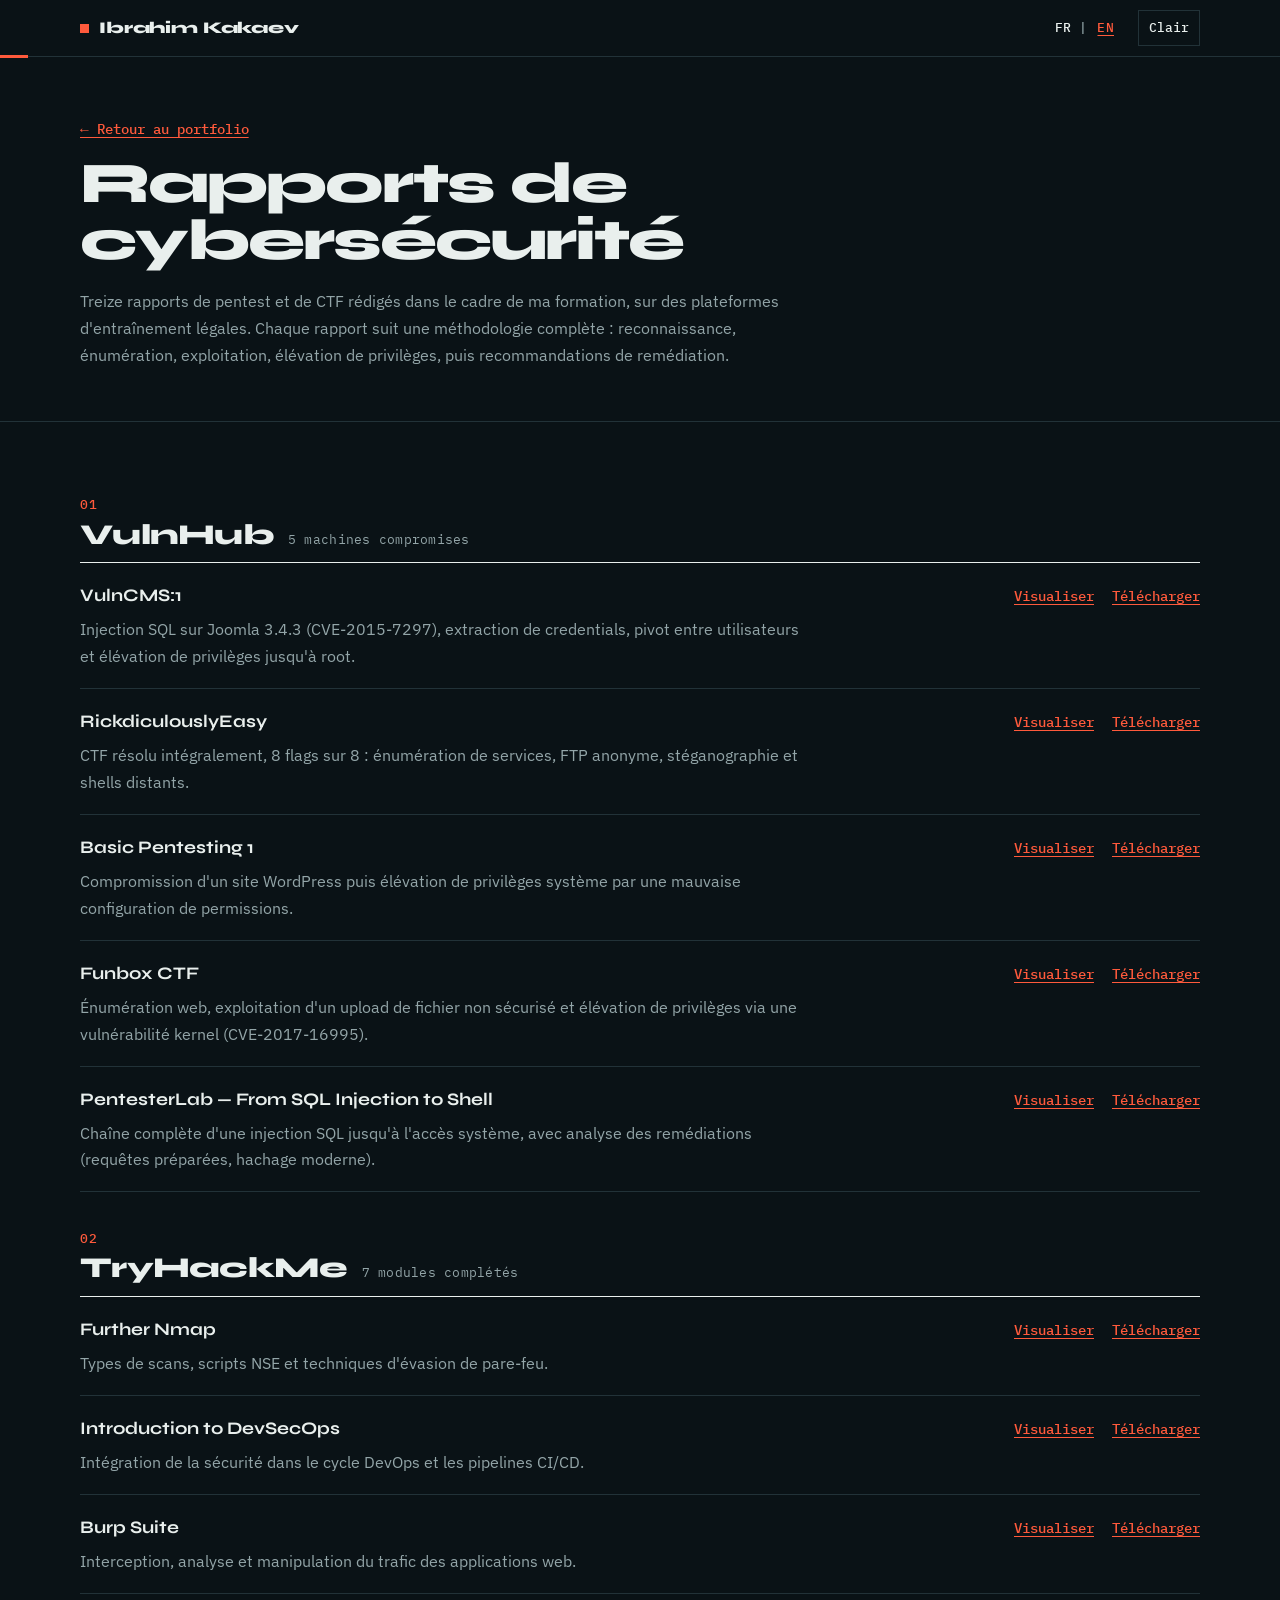
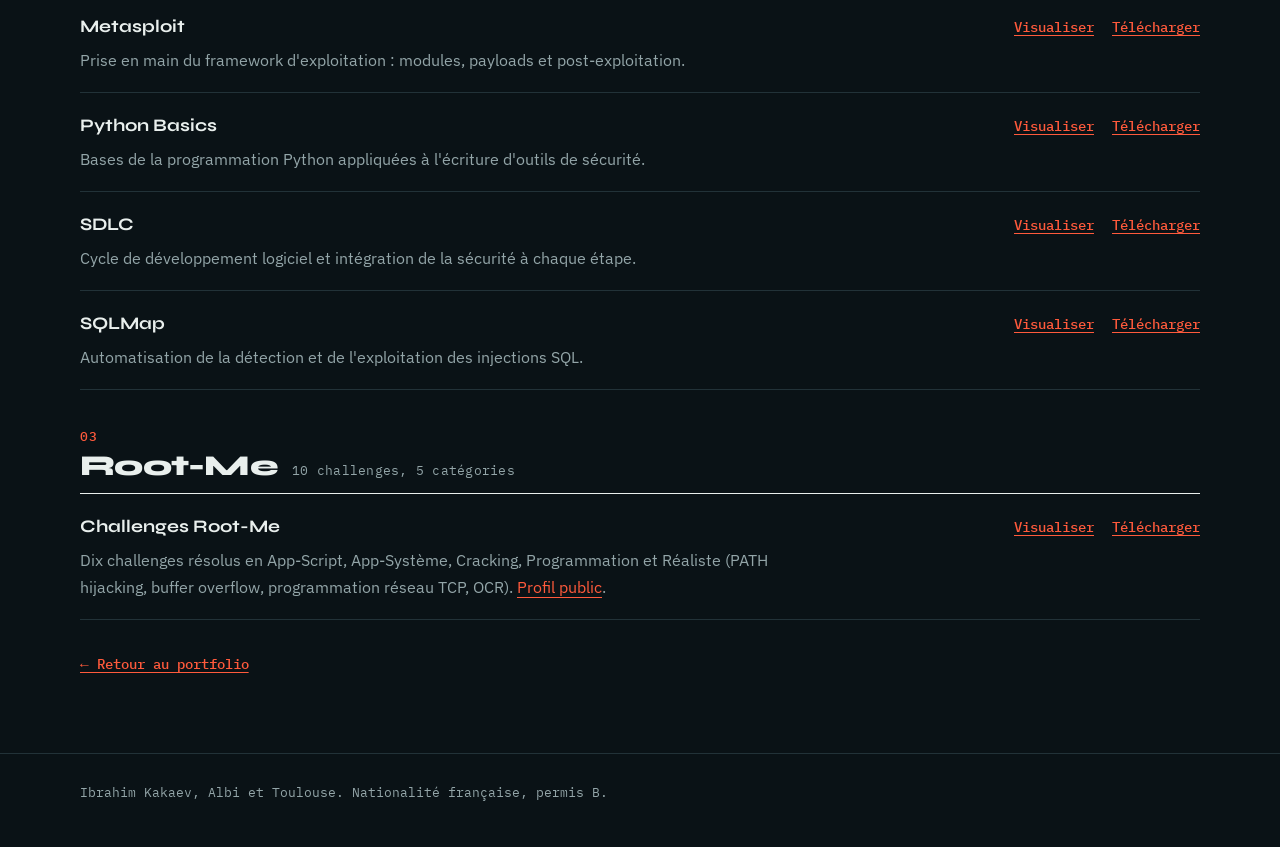
<file: reports.html>
<!doctype html>
<html lang="fr">
<head>
  <meta charset="utf-8">
  <meta name="viewport" content="width=device-width, initial-scale=1">
  <title>Rapports de cybersécurité — Ibrahim Kakaev</title>
  <meta name="description" content="Rapports de pentest et de CTF réalisés par Ibrahim Kakaev sur VulnHub, TryHackMe et Root-Me, dans le cadre de sa formation.">
  <link rel="canonical" href="https://ibrahimkakaev.github.io/reports.html">
  <link rel="alternate" hreflang="fr" href="https://ibrahimkakaev.github.io/reports.html">
  <link rel="alternate" hreflang="en" href="https://ibrahimkakaev.github.io/en/reports.html">
  <link rel="alternate" hreflang="x-default" href="https://ibrahimkakaev.github.io/reports.html">
  <link rel="icon" href="favicon.svg" type="image/svg+xml">
  <meta property="og:type" content="website">
  <meta property="og:site_name" content="Ibrahim Kakaev">
  <meta property="og:locale" content="fr_FR">
  <meta property="og:locale:alternate" content="en_GB">
  <meta property="og:url" content="https://ibrahimkakaev.github.io/reports.html">
  <meta property="og:title" content="Rapports de cybersécurité — Ibrahim Kakaev">
  <meta property="og:description" content="Rapports de pentest et de CTF réalisés par Ibrahim Kakaev sur VulnHub, TryHackMe et Root-Me, dans le cadre de sa formation.">
  <meta name="twitter:card" content="summary">
  <meta name="twitter:title" content="Rapports de cybersécurité — Ibrahim Kakaev">
  <meta name="twitter:description" content="Rapports de pentest et de CTF réalisés par Ibrahim Kakaev sur VulnHub, TryHackMe et Root-Me, dans le cadre de sa formation.">
  <!-- TODO : ajouter og:image et twitter:image quand une image de partage existera (voir index.html). -->
  <meta name="color-scheme" content="dark light">
  <meta name="theme-color" content="#0a1216">
  <script>try{if(localStorage.getItem("theme")==="light")document.documentElement.dataset.theme="light"}catch(e){}</script>
  <link rel="preload" href="fonts/syne-var.woff2" as="font" type="font/woff2" crossorigin>
  <link rel="preload" href="fonts/plex-sans-400.woff2" as="font" type="font/woff2" crossorigin>
  <link rel="stylesheet" href="style.css">
</head>
<body>
  <a class="skip" href="#contenu">Aller au contenu</a>

  <header class="top">
    <div class="wrap top-in">
      <a class="brand" href="index.html" aria-label="Ibrahim Kakaev"><span class="brand-full">Ibrahim Kakaev</span><span class="brand-short">IK</span></a>
      <nav class="lang" aria-label="Langue">
      <span lang="fr" aria-current="true">FR</span>
      <span aria-hidden="true">|</span>
      <a href="en/reports.html" lang="en" hreflang="en" title="English version">EN</a>
      </nav>
      <button class="theme" type="button" hidden data-light="Clair" data-dark="Sombre" data-to-light="Passer en mode clair" data-to-dark="Passer en mode sombre">Clair</button>
    </div>
    <div class="route" aria-hidden="true"></div>
  </header>

  <main id="contenu">
  <section class="hero reports-hero">
    <div class="wrap">
      <p class="back"><a href="index.html">← Retour au portfolio</a></p>
      <h1 class="name reports-name">Rapports de cybersécurité</h1>
      <p class="pitch">Treize rapports de pentest et de CTF rédigés dans le cadre de ma formation, sur des plateformes d'entraînement légales. Chaque rapport suit une méthodologie complète&nbsp;: reconnaissance, énumération, exploitation, élévation de privilèges, puis recommandations de remédiation.</p>
    </div>
  </section>

    <section class="section">
      <div class="wrap">

        <div class="reports-group">
          <h2 class="reports-title">VulnHub <span class="reports-count">5 machines compromises</span></h2>
          <ul class="reports">
            <li>
              <div class="report-head">
                <span class="report-name">VulnCMS:1</span>
                <span class="report-actions">
                  <a href="reports/vulnhub/vulncms-1.pdf" target="_blank" rel="noopener">Visualiser</a>
                  <a href="reports/vulnhub/vulncms-1.pdf" download>Télécharger</a>
                </span>
              </div>
              <p class="report-desc">Injection SQL sur Joomla 3.4.3 (CVE-2015-7297), extraction de credentials, pivot entre utilisateurs et élévation de privilèges jusqu'à root.</p>
            </li>
            <li>
              <div class="report-head">
                <span class="report-name">RickdiculouslyEasy</span>
                <span class="report-actions">
                  <a href="reports/vulnhub/rickdiculouslyeasy.pdf" target="_blank" rel="noopener">Visualiser</a>
                  <a href="reports/vulnhub/rickdiculouslyeasy.pdf" download>Télécharger</a>
                </span>
              </div>
              <p class="report-desc">CTF résolu intégralement, 8 flags sur 8&nbsp;: énumération de services, FTP anonyme, stéganographie et shells distants.</p>
            </li>
            <li>
              <div class="report-head">
                <span class="report-name">Basic Pentesting 1</span>
                <span class="report-actions">
                  <a href="reports/vulnhub/basic-pentesting-1.pdf" target="_blank" rel="noopener">Visualiser</a>
                  <a href="reports/vulnhub/basic-pentesting-1.pdf" download>Télécharger</a>
                </span>
              </div>
              <p class="report-desc">Compromission d'un site WordPress puis élévation de privilèges système par une mauvaise configuration de permissions.</p>
            </li>
            <li>
              <div class="report-head">
                <span class="report-name">Funbox CTF</span>
                <span class="report-actions">
                  <a href="reports/vulnhub/funbox-ctf.pdf" target="_blank" rel="noopener">Visualiser</a>
                  <a href="reports/vulnhub/funbox-ctf.pdf" download>Télécharger</a>
                </span>
              </div>
              <p class="report-desc">Énumération web, exploitation d'un upload de fichier non sécurisé et élévation de privilèges via une vulnérabilité kernel (CVE-2017-16995).</p>
            </li>
            <li>
              <div class="report-head">
                <span class="report-name">PentesterLab — From SQL Injection to Shell</span>
                <span class="report-actions">
                  <a href="reports/vulnhub/pentesterlab-sql-injection-to-shell.pdf" target="_blank" rel="noopener">Visualiser</a>
                  <a href="reports/vulnhub/pentesterlab-sql-injection-to-shell.pdf" download>Télécharger</a>
                </span>
              </div>
              <p class="report-desc">Chaîne complète d'une injection SQL jusqu'à l'accès système, avec analyse des remédiations (requêtes préparées, hachage moderne).</p>
            </li>
          </ul>
        </div>

        <div class="reports-group">
          <h2 class="reports-title">TryHackMe <span class="reports-count">7 modules complétés</span></h2>
          <ul class="reports">
            <li>
              <div class="report-head">
                <span class="report-name">Further Nmap</span>
                <span class="report-actions">
                  <a href="reports/tryhackme/nmap.pdf" target="_blank" rel="noopener">Visualiser</a>
                  <a href="reports/tryhackme/nmap.pdf" download>Télécharger</a>
                </span>
              </div>
              <p class="report-desc">Types de scans, scripts NSE et techniques d'évasion de pare-feu.</p>
            </li>
            <li>
              <div class="report-head">
                <span class="report-name">Introduction to DevSecOps</span>
                <span class="report-actions">
                  <a href="reports/tryhackme/introduction-to-devsecops.pdf" target="_blank" rel="noopener">Visualiser</a>
                  <a href="reports/tryhackme/introduction-to-devsecops.pdf" download>Télécharger</a>
                </span>
              </div>
              <p class="report-desc">Intégration de la sécurité dans le cycle DevOps et les pipelines CI/CD.</p>
            </li>
            <li>
              <div class="report-head">
                <span class="report-name">Burp Suite</span>
                <span class="report-actions">
                  <a href="reports/tryhackme/burp-suite.pdf" target="_blank" rel="noopener">Visualiser</a>
                  <a href="reports/tryhackme/burp-suite.pdf" download>Télécharger</a>
                </span>
              </div>
              <p class="report-desc">Interception, analyse et manipulation du trafic des applications web.</p>
            </li>
            <li>
              <div class="report-head">
                <span class="report-name">Metasploit</span>
                <span class="report-actions">
                  <a href="reports/tryhackme/metasploit.pdf" target="_blank" rel="noopener">Visualiser</a>
                  <a href="reports/tryhackme/metasploit.pdf" download>Télécharger</a>
                </span>
              </div>
              <p class="report-desc">Prise en main du framework d'exploitation&nbsp;: modules, payloads et post-exploitation.</p>
            </li>
            <li>
              <div class="report-head">
                <span class="report-name">Python Basics</span>
                <span class="report-actions">
                  <a href="reports/tryhackme/python-basics.pdf" target="_blank" rel="noopener">Visualiser</a>
                  <a href="reports/tryhackme/python-basics.pdf" download>Télécharger</a>
                </span>
              </div>
              <p class="report-desc">Bases de la programmation Python appliquées à l'écriture d'outils de sécurité.</p>
            </li>
            <li>
              <div class="report-head">
                <span class="report-name">SDLC</span>
                <span class="report-actions">
                  <a href="reports/tryhackme/sdlc.pdf" target="_blank" rel="noopener">Visualiser</a>
                  <a href="reports/tryhackme/sdlc.pdf" download>Télécharger</a>
                </span>
              </div>
              <p class="report-desc">Cycle de développement logiciel et intégration de la sécurité à chaque étape.</p>
            </li>
            <li>
              <div class="report-head">
                <span class="report-name">SQLMap</span>
                <span class="report-actions">
                  <a href="reports/tryhackme/sqlmap.pdf" target="_blank" rel="noopener">Visualiser</a>
                  <a href="reports/tryhackme/sqlmap.pdf" download>Télécharger</a>
                </span>
              </div>
              <p class="report-desc">Automatisation de la détection et de l'exploitation des injections SQL.</p>
            </li>
          </ul>
        </div>

        <div class="reports-group">
          <h2 class="reports-title">Root-Me <span class="reports-count">10 challenges, 5 catégories</span></h2>
          <ul class="reports">
            <li>
              <div class="report-head">
                <span class="report-name">Challenges Root-Me</span>
                <span class="report-actions">
                  <a href="reports/root-me/root-me.pdf" target="_blank" rel="noopener">Visualiser</a>
                  <a href="reports/root-me/root-me.pdf" download>Télécharger</a>
                </span>
              </div>
              <p class="report-desc">Dix challenges résolus en App-Script, App-Système, Cracking, Programmation et Réaliste (PATH hijacking, buffer overflow, programmation réseau TCP, OCR). <a href="https://www.root-me.org/MIK_Sparrow?lang=fr" target="_blank" rel="noopener">Profil public</a>.</p>
            </li>
          </ul>
        </div>

        <p class="more"><a href="index.html">← Retour au portfolio</a></p>
      </div>
    </section>
  </main>

  <footer class="footer">
    <div class="wrap">
      <p>Ibrahim Kakaev, Albi et Toulouse. Nationalité française, permis B.</p>
    </div>
  </footer>
  <script src="script.js" defer></script>
</body>
</html>
</file>
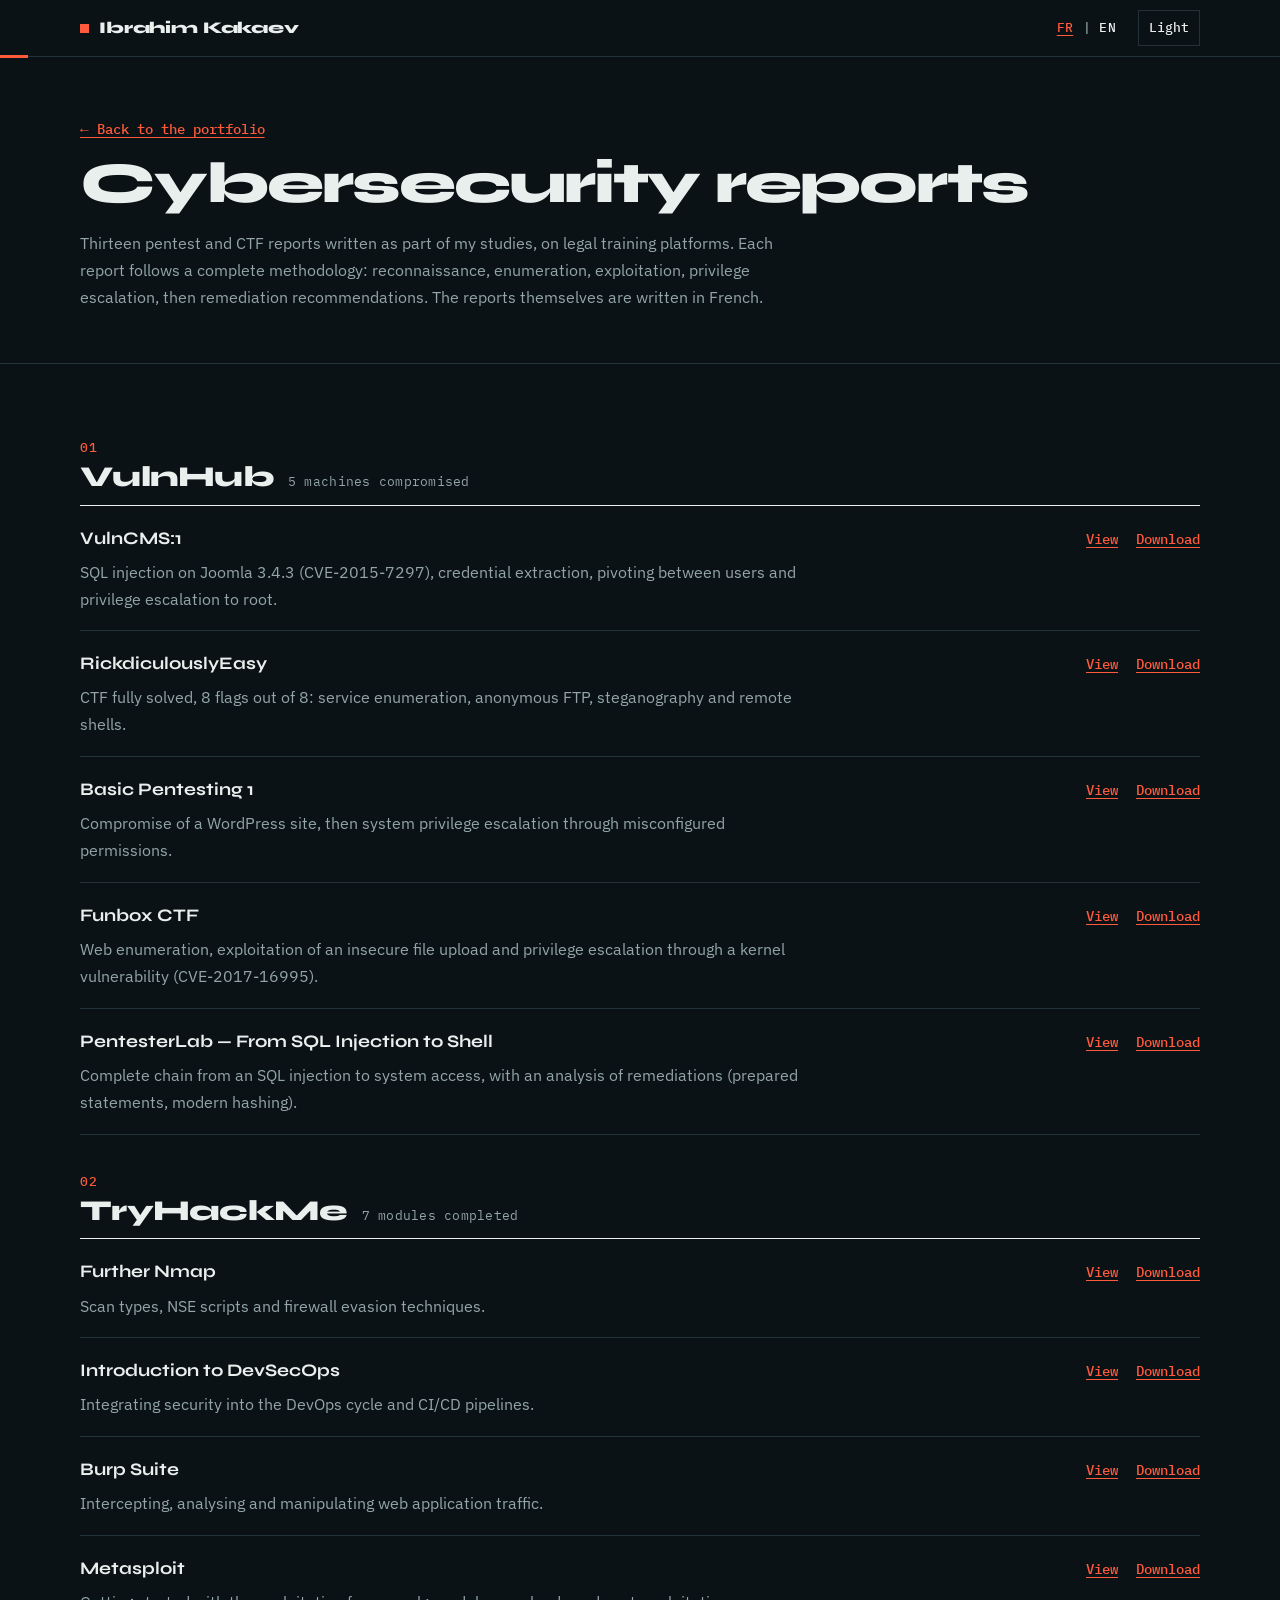
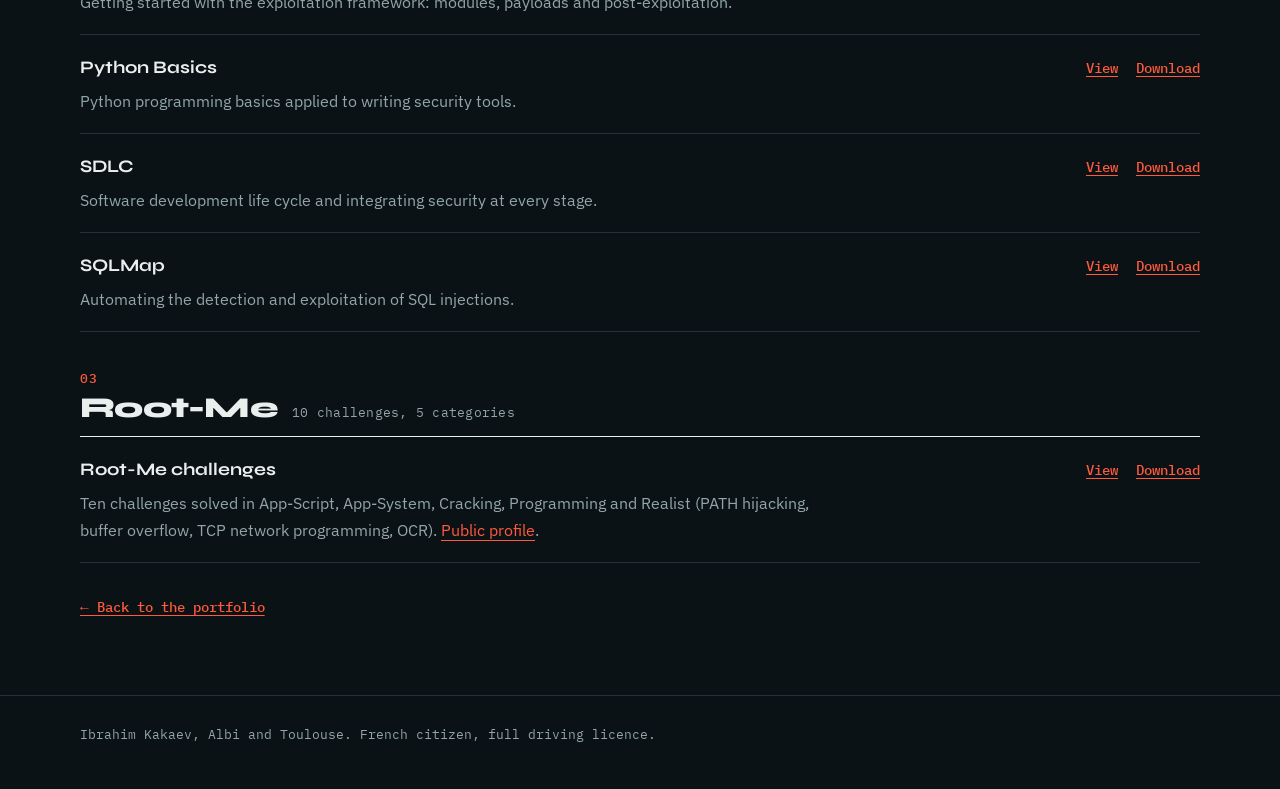
<file: en/reports.html>
<!doctype html>
<html lang="en">
<head>
  <meta charset="utf-8">
  <meta name="viewport" content="width=device-width, initial-scale=1">
  <title>Cybersecurity reports — Ibrahim Kakaev</title>
  <meta name="description" content="Pentest and CTF reports written by Ibrahim Kakaev on VulnHub, TryHackMe and Root-Me, as part of his studies.">
  <link rel="canonical" href="https://ibrahimkakaev.github.io/en/reports.html">
  <link rel="alternate" hreflang="fr" href="https://ibrahimkakaev.github.io/reports.html">
  <link rel="alternate" hreflang="en" href="https://ibrahimkakaev.github.io/en/reports.html">
  <link rel="alternate" hreflang="x-default" href="https://ibrahimkakaev.github.io/reports.html">
  <link rel="icon" href="../favicon.svg" type="image/svg+xml">
  <meta property="og:type" content="website">
  <meta property="og:site_name" content="Ibrahim Kakaev">
  <meta property="og:locale" content="en_GB">
  <meta property="og:locale:alternate" content="fr_FR">
  <meta property="og:url" content="https://ibrahimkakaev.github.io/en/reports.html">
  <meta property="og:title" content="Cybersecurity reports — Ibrahim Kakaev">
  <meta property="og:description" content="Pentest and CTF reports written by Ibrahim Kakaev on VulnHub, TryHackMe and Root-Me, as part of his studies.">
  <meta name="twitter:card" content="summary">
  <meta name="twitter:title" content="Cybersecurity reports — Ibrahim Kakaev">
  <meta name="twitter:description" content="Pentest and CTF reports written by Ibrahim Kakaev on VulnHub, TryHackMe and Root-Me, as part of his studies.">
  <!-- TODO: add og:image and twitter:image once a sharing image exists (see index.html). -->
  <meta name="color-scheme" content="dark light">
  <meta name="theme-color" content="#0a1216">
  <script>try{if(localStorage.getItem("theme")==="light")document.documentElement.dataset.theme="light"}catch(e){}</script>
  <link rel="preload" href="../fonts/syne-var.woff2" as="font" type="font/woff2" crossorigin>
  <link rel="preload" href="../fonts/plex-sans-400.woff2" as="font" type="font/woff2" crossorigin>
  <link rel="stylesheet" href="../style.css">
</head>
<body>
  <a class="skip" href="#contenu">Skip to content</a>

  <header class="top">
    <div class="wrap top-in">
      <a class="brand" href="index.html" aria-label="Ibrahim Kakaev"><span class="brand-full">Ibrahim Kakaev</span><span class="brand-short">IK</span></a>
      <nav class="lang" aria-label="Language">
      <a href="../reports.html" lang="fr" hreflang="fr" title="Version française">FR</a>
      <span aria-hidden="true">|</span>
      <span lang="en" aria-current="true">EN</span>
      </nav>
      <button class="theme" type="button" hidden data-light="Light" data-dark="Dark" data-to-light="Switch to light mode" data-to-dark="Switch to dark mode">Light</button>
    </div>
    <div class="route" aria-hidden="true"></div>
  </header>

  <main id="contenu">
  <section class="hero reports-hero">
    <div class="wrap">
      <p class="back"><a href="index.html">← Back to the portfolio</a></p>
      <h1 class="name reports-name">Cybersecurity reports</h1>
      <p class="pitch">Thirteen pentest and CTF reports written as part of my studies, on legal training platforms. Each report follows a complete methodology: reconnaissance, enumeration, exploitation, privilege escalation, then remediation recommendations. The reports themselves are written in French.</p>
    </div>
  </section>

    <section class="section">
      <div class="wrap">

        <div class="reports-group">
          <h2 class="reports-title">VulnHub <span class="reports-count">5 machines compromised</span></h2>
          <ul class="reports">
            <li>
              <div class="report-head">
                <span class="report-name">VulnCMS:1</span>
                <span class="report-actions">
                  <a href="../reports/vulnhub/vulncms-1.pdf" target="_blank" rel="noopener">View</a>
                  <a href="../reports/vulnhub/vulncms-1.pdf" download>Download</a>
                </span>
              </div>
              <p class="report-desc">SQL injection on Joomla 3.4.3 (CVE-2015-7297), credential extraction, pivoting between users and privilege escalation to root.</p>
            </li>
            <li>
              <div class="report-head">
                <span class="report-name">RickdiculouslyEasy</span>
                <span class="report-actions">
                  <a href="../reports/vulnhub/rickdiculouslyeasy.pdf" target="_blank" rel="noopener">View</a>
                  <a href="../reports/vulnhub/rickdiculouslyeasy.pdf" download>Download</a>
                </span>
              </div>
              <p class="report-desc">CTF fully solved, 8 flags out of 8: service enumeration, anonymous FTP, steganography and remote shells.</p>
            </li>
            <li>
              <div class="report-head">
                <span class="report-name">Basic Pentesting 1</span>
                <span class="report-actions">
                  <a href="../reports/vulnhub/basic-pentesting-1.pdf" target="_blank" rel="noopener">View</a>
                  <a href="../reports/vulnhub/basic-pentesting-1.pdf" download>Download</a>
                </span>
              </div>
              <p class="report-desc">Compromise of a WordPress site, then system privilege escalation through misconfigured permissions.</p>
            </li>
            <li>
              <div class="report-head">
                <span class="report-name">Funbox CTF</span>
                <span class="report-actions">
                  <a href="../reports/vulnhub/funbox-ctf.pdf" target="_blank" rel="noopener">View</a>
                  <a href="../reports/vulnhub/funbox-ctf.pdf" download>Download</a>
                </span>
              </div>
              <p class="report-desc">Web enumeration, exploitation of an insecure file upload and privilege escalation through a kernel vulnerability (CVE-2017-16995).</p>
            </li>
            <li>
              <div class="report-head">
                <span class="report-name">PentesterLab — From SQL Injection to Shell</span>
                <span class="report-actions">
                  <a href="../reports/vulnhub/pentesterlab-sql-injection-to-shell.pdf" target="_blank" rel="noopener">View</a>
                  <a href="../reports/vulnhub/pentesterlab-sql-injection-to-shell.pdf" download>Download</a>
                </span>
              </div>
              <p class="report-desc">Complete chain from an SQL injection to system access, with an analysis of remediations (prepared statements, modern hashing).</p>
            </li>
          </ul>
        </div>

        <div class="reports-group">
          <h2 class="reports-title">TryHackMe <span class="reports-count">7 modules completed</span></h2>
          <ul class="reports">
            <li>
              <div class="report-head">
                <span class="report-name">Further Nmap</span>
                <span class="report-actions">
                  <a href="../reports/tryhackme/nmap.pdf" target="_blank" rel="noopener">View</a>
                  <a href="../reports/tryhackme/nmap.pdf" download>Download</a>
                </span>
              </div>
              <p class="report-desc">Scan types, NSE scripts and firewall evasion techniques.</p>
            </li>
            <li>
              <div class="report-head">
                <span class="report-name">Introduction to DevSecOps</span>
                <span class="report-actions">
                  <a href="../reports/tryhackme/introduction-to-devsecops.pdf" target="_blank" rel="noopener">View</a>
                  <a href="../reports/tryhackme/introduction-to-devsecops.pdf" download>Download</a>
                </span>
              </div>
              <p class="report-desc">Integrating security into the DevOps cycle and CI/CD pipelines.</p>
            </li>
            <li>
              <div class="report-head">
                <span class="report-name">Burp Suite</span>
                <span class="report-actions">
                  <a href="../reports/tryhackme/burp-suite.pdf" target="_blank" rel="noopener">View</a>
                  <a href="../reports/tryhackme/burp-suite.pdf" download>Download</a>
                </span>
              </div>
              <p class="report-desc">Intercepting, analysing and manipulating web application traffic.</p>
            </li>
            <li>
              <div class="report-head">
                <span class="report-name">Metasploit</span>
                <span class="report-actions">
                  <a href="../reports/tryhackme/metasploit.pdf" target="_blank" rel="noopener">View</a>
                  <a href="../reports/tryhackme/metasploit.pdf" download>Download</a>
                </span>
              </div>
              <p class="report-desc">Getting started with the exploitation framework: modules, payloads and post-exploitation.</p>
            </li>
            <li>
              <div class="report-head">
                <span class="report-name">Python Basics</span>
                <span class="report-actions">
                  <a href="../reports/tryhackme/python-basics.pdf" target="_blank" rel="noopener">View</a>
                  <a href="../reports/tryhackme/python-basics.pdf" download>Download</a>
                </span>
              </div>
              <p class="report-desc">Python programming basics applied to writing security tools.</p>
            </li>
            <li>
              <div class="report-head">
                <span class="report-name">SDLC</span>
                <span class="report-actions">
                  <a href="../reports/tryhackme/sdlc.pdf" target="_blank" rel="noopener">View</a>
                  <a href="../reports/tryhackme/sdlc.pdf" download>Download</a>
                </span>
              </div>
              <p class="report-desc">Software development life cycle and integrating security at every stage.</p>
            </li>
            <li>
              <div class="report-head">
                <span class="report-name">SQLMap</span>
                <span class="report-actions">
                  <a href="../reports/tryhackme/sqlmap.pdf" target="_blank" rel="noopener">View</a>
                  <a href="../reports/tryhackme/sqlmap.pdf" download>Download</a>
                </span>
              </div>
              <p class="report-desc">Automating the detection and exploitation of SQL injections.</p>
            </li>
          </ul>
        </div>

        <div class="reports-group">
          <h2 class="reports-title">Root-Me <span class="reports-count">10 challenges, 5 categories</span></h2>
          <ul class="reports">
            <li>
              <div class="report-head">
                <span class="report-name">Root-Me challenges</span>
                <span class="report-actions">
                  <a href="../reports/root-me/root-me.pdf" target="_blank" rel="noopener">View</a>
                  <a href="../reports/root-me/root-me.pdf" download>Download</a>
                </span>
              </div>
              <p class="report-desc">Ten challenges solved in App-Script, App-System, Cracking, Programming and Realist (PATH hijacking, buffer overflow, TCP network programming, OCR). <a href="https://www.root-me.org/MIK_Sparrow?lang=fr" target="_blank" rel="noopener">Public profile</a>.</p>
            </li>
          </ul>
        </div>

        <p class="more"><a href="index.html">← Back to the portfolio</a></p>
      </div>
    </section>
  </main>

  <footer class="footer">
    <div class="wrap">
      <p>Ibrahim Kakaev, Albi and Toulouse. French citizen, full driving licence.</p>
    </div>
  </footer>
  <script src="../script.js" defer></script>
</body>
</html>
</file>
<file: style.css>
/* Polices auto-hébergées (SIL Open Font License) : Syne, IBM Plex Sans, IBM Plex Mono. */

@font-face {
  font-family: "Syne";
  src: url("fonts/syne-var.woff2") format("woff2");
  font-weight: 400 800;
  font-display: swap;
}
@font-face {
  font-family: "IBM Plex Sans";
  src: url("fonts/plex-sans-400.woff2") format("woff2");
  font-weight: 400;
  font-display: swap;
}
@font-face {
  font-family: "IBM Plex Sans";
  src: url("fonts/plex-sans-600.woff2") format("woff2");
  font-weight: 600;
  font-display: swap;
}
@font-face {
  font-family: "IBM Plex Mono";
  src: url("fonts/plex-mono-400.woff2") format("woff2");
  font-weight: 400;
  font-display: swap;
}
@font-face {
  font-family: "IBM Plex Mono";
  src: url("fonts/plex-mono-500.woff2") format("woff2");
  font-weight: 500;
  font-display: swap;
}

/* Thème sombre par défaut, thème clair sur demande (bouton, mémorisé). */

:root {
  color-scheme: dark;

  --bg: #0a1216;
  --surface: #101c21;
  --text: #e9efed;
  --muted: #93a5a8;
  --rule: #223238;
  --accent: #ff5a3c;
  --on-accent: #0a1216;
  --edge: #3a6470;
  --node: #5fb0b0;

  --display: "Syne", "Helvetica Neue", Arial, sans-serif;
  --text-font: "IBM Plex Sans", system-ui, -apple-system, "Segoe UI", sans-serif;
  --mono: "IBM Plex Mono", ui-monospace, "SF Mono", Menlo, Consolas, monospace;

  --gutter: 20px;
  --top-h: 56px;
}

:root[data-theme="light"] {
  color-scheme: light;

  --bg: #e7efee;
  --surface: #d8e5e3;
  --text: #0d1f26;
  --muted: #40545b;
  --rule: #bccbca;
  --accent: #b02d1b;
  --on-accent: #ffffff;
  --edge: #8fb1b0;
  --node: #35646d;
}

*, *::before, *::after { box-sizing: border-box; }

html { scroll-behavior: smooth; }

body {
  margin: 0;
  background: var(--bg);
  color: var(--text);
  font-family: var(--text-font);
  font-size: 1.02rem;
  line-height: 1.65;
  -webkit-font-smoothing: antialiased;
  overflow-x: clip;
}

[id], .row { scroll-margin-top: calc(var(--top-h) + 20px); }

.wrap {
  width: 100%;
  max-width: 1160px;
  margin: 0 auto;
  padding: 0 var(--gutter);
}

a {
  color: var(--accent);
  text-decoration-thickness: 1px;
  text-underline-offset: 0.22em;
}
a:hover { text-decoration-thickness: 2px; }

a:focus-visible,
button:focus-visible {
  outline: 2px solid var(--text);
  outline-offset: 3px;
  border-radius: 2px;
}

.skip {
  position: absolute;
  left: var(--gutter);
  top: -5rem;
  background: var(--text);
  color: var(--bg);
  padding: 0.5rem 0.9rem;
  z-index: 30;
}
.skip:focus { top: 8px; }

/* Barre du haut */

.top {
  position: sticky;
  top: 0;
  z-index: 20;
  background: var(--bg);
  border-bottom: 1px solid var(--rule);
}

.top-in {
  display: flex;
  position: relative;
  align-items: center;
  gap: 8px 14px;
  min-height: var(--top-h);
  font-family: var(--mono);
  font-size: 0.82rem;
  letter-spacing: 0.02em;
}

.brand {
  margin-right: auto;
  font-family: var(--display);
  font-weight: 800;
  font-size: 1.02rem;
  letter-spacing: -0.01em;
  color: var(--text);
  text-decoration: none;
  white-space: nowrap;
  view-transition-name: brand;
}
.brand::before {
  content: "";
  display: inline-block;
  width: 9px;
  height: 9px;
  margin-right: 10px;
  background: var(--accent);
}

.brand-full { display: none; }

@media (min-width: 480px) {
  .brand-full { display: inline; }
  .brand-short { display: none; }
}

.top-nav { display: none; gap: 22px; }
.top-nav a { color: var(--muted); text-decoration: none; padding: 6px 0; }
.top-nav a:hover { color: var(--text); }

@media (min-width: 860px) {
  .top-in { gap: 8px 22px; }
  .top-nav { display: flex; }
}

/* Sélecteur de langue */

.lang {
  display: flex;
  align-items: baseline;
  gap: 8px;
  font-weight: 500;
}
.lang a { padding: 6px 2px; }
.lang span { color: var(--muted); }
.lang [aria-current] { color: var(--text); }

.theme {
  font: inherit;
  font-weight: 500;
  color: var(--text);
  background: none;
  border: 1px solid var(--rule);
  padding: 6px 10px;
  cursor: pointer;
  white-space: nowrap;
}
.theme:hover { border-color: var(--text); }

/* Tracé du scroll : un paquet parcourt le bas de la barre au fil de la page. */

.route { display: none; }

@supports (animation-timeline: scroll()) {
  @media (prefers-reduced-motion: no-preference) {
    .route {
      display: block;
      position: absolute;
      left: 0;
      bottom: -2px;
      width: 28px;
      height: 3px;
      background: var(--accent);
      animation: route linear both;
      animation-timeline: scroll(root block);
    }
  }
}

@keyframes route {
  from { left: 0; }
  to   { left: calc(100% - 28px); }
}

/* Hero */

.hero {
  padding: clamp(28px, 5vw, 64px) 0 clamp(36px, 6vw, 72px);
  border-bottom: 1px solid var(--rule);
}

.hero-grid {
  display: grid;
  gap: 28px;
  align-items: center;
}

.name {
  margin: 0 0 20px;
  font-family: var(--display);
  font-weight: 800;
  font-size: clamp(2.9rem, 10.5vw, 6rem);
  line-height: 0.94;
  letter-spacing: -0.035em;
}

.role {
  margin: 0 0 14px;
  max-width: 32rem;
  font-family: var(--display);
  font-weight: 600;
  font-size: clamp(1.15rem, 2.2vw, 1.4rem);
  line-height: 1.3;
}

.pitch {
  margin: 0 0 22px;
  max-width: 33rem;
  color: var(--muted);
}

.availability {
  position: relative;
  margin: 0 0 26px;
  padding: 14px 16px 14px 40px;
  max-width: 33rem;
  background: var(--surface);
  border-left: 3px solid var(--accent);
  line-height: 1.5;
}

.dot {
  position: absolute;
  left: 16px;
  top: 1.25em;
  width: 9px;
  height: 9px;
  background: var(--accent);
}

.hero-links {
  display: flex;
  flex-wrap: wrap;
  align-items: center;
  gap: 12px 22px;
  margin: 0;
  font-family: var(--mono);
  font-weight: 500;
  font-size: 0.92rem;
}

.hero-links a:nth-child(-n+2) {
  padding: 10px 16px;
  border: 1px solid var(--accent);
  text-decoration: none;
}
.hero-links a:first-child {
  background: var(--accent);
  color: var(--on-accent);
}
.hero-links a:nth-child(2):hover {
  background: var(--accent);
  color: var(--on-accent);
}
.hero-links a:first-child:hover { filter: brightness(1.1); }

/* Carte du réseau */

.net-wrap { min-width: 0; }

.net {
  display: block;
  width: 100%;
  height: clamp(340px, 100vw, 460px);
  touch-action: pan-y;
}

.net-caption {
  margin: 8px 0 0;
  min-height: 3em;
  font-family: var(--mono);
  font-size: 0.86rem;
  line-height: 1.5;
  color: var(--muted);
}

/* Sans JavaScript, la carte n'existe pas : on masque son emplacement. */
.net-wrap:not(.on) { display: none; }

@media (min-width: 980px) {
  .hero-grid { grid-template-columns: minmax(0, 0.92fr) minmax(0, 1.08fr); gap: 40px; }
  .net { height: min(74vh, 660px); }
}

/* Sections */

main { counter-reset: section; }

.section {
  padding: clamp(44px, 6vw, 84px) 0;
  border-bottom: 1px solid var(--rule);
}

.section h2 {
  counter-increment: section;
  margin: 0 0 clamp(22px, 4vw, 38px);
  font-family: var(--display);
  font-weight: 800;
  font-size: clamp(1.45rem, 7.2vw, 2.9rem);
  letter-spacing: -0.025em;
  line-height: 1.1;
}

.section h2::before {
  content: counter(section, decimal-leading-zero);
  display: block;
  margin-bottom: 8px;
  font-family: var(--mono);
  font-weight: 500;
  font-size: 0.8rem;
  letter-spacing: 0.08em;
  color: var(--accent);
}

h3 {
  margin: 0;
  font-family: var(--display);
  font-weight: 700;
  font-size: 1.22rem;
  line-height: 1.3;
  letter-spacing: -0.01em;
}

/* Lignes datées (projets, expérience, formation) */

.rows {
  list-style: none;
  margin: 0;
  padding: 0;
  border-top: 1px solid var(--text);
  container-type: inline-size;
}

.row {
  display: grid;
  gap: 6px 36px;
  padding: 26px 0;
  border-bottom: 1px solid var(--rule);
}

@container (min-width: 700px) {
  .row { grid-template-columns: 9.5rem minmax(0, 1fr); }
}

.when {
  font-family: var(--mono);
  font-weight: 500;
  font-size: 0.85rem;
  letter-spacing: 0.03em;
  color: var(--muted);
  padding-top: 0.3em;
}

.stack {
  margin: 6px 0 12px;
  font-family: var(--mono);
  font-size: 0.82rem;
  line-height: 1.55;
  color: var(--node);
}

.what ul {
  list-style: none;
  margin: 0;
  padding: 0;
  max-width: 44rem;
}

.what li {
  position: relative;
  margin: 0 0 8px;
  padding-left: 20px;
}

.what li::before {
  content: "";
  position: absolute;
  left: 0;
  top: 0.78em;
  width: 9px;
  height: 1px;
  background: var(--muted);
}

.more {
  display: flex;
  flex-wrap: wrap;
  gap: 6px 24px;
  margin: 14px 0 0;
  font-family: var(--mono);
  font-weight: 500;
  font-size: 0.9rem;
}

/* Projets secondaires : une ligne chacun */
.mini-stack {
  margin-left: 6px;
  font-family: var(--mono);
  font-size: 0.82rem;
  color: var(--node);
}
.what .mini { margin-top: 10px; }
@media (max-width: 599px) {
  .mini-stack { display: block; margin-left: 0; }
}
.what .mini strong { font-weight: 600; }
.row + .aside, .rows + .aside { margin-top: 20px; }

/* Ligne visée depuis la carte du réseau */
.row.ping { animation: ping 1.4s ease-out; }

@keyframes ping {
  from { box-shadow: inset 3px 0 0 var(--accent); background: var(--surface); }
  to   { box-shadow: inset 3px 0 0 transparent; background: transparent; }
}

.aside {
  margin: 28px 0 0;
  max-width: 44rem;
  color: var(--muted);
}

/* Parcours : carte schématique (villes placées selon leurs coordonnées réelles) */

.path {
  display: grid;
  gap: 20px 40px;
  align-items: center;
  margin: 0 0 clamp(28px, 4vw, 44px);
  container-type: inline-size;
}

.path-map {
  display: block;
  width: 100%;
  height: auto;
  max-width: 560px;
  border: 1px solid var(--rule);
  background: var(--bg);
}

.path-sea { fill: var(--surface); }
.path-coast { fill: none; stroke: var(--edge); stroke-width: 1.5; }
.path-water { fill: var(--muted); font-family: var(--mono); font-size: 14px; letter-spacing: 0.06em; text-anchor: middle; }
.path-route { fill: none; stroke: var(--accent); stroke-width: 2.5; }
.path-goal { fill: none; stroke: var(--text); stroke-width: 1.5; stroke-dasharray: 5 6; }
.path-stop { fill: var(--accent); stroke: var(--accent); stroke-width: 2; }
.path-stop-goal { fill: var(--bg); stroke: var(--text); }
.path-num { fill: var(--on-accent); font-family: var(--mono); font-weight: 500; font-size: 14px; text-anchor: middle; }
.path-city { fill: var(--text); font-family: var(--display); font-weight: 700; font-size: 19px; text-anchor: middle; }
.path-packet { fill: var(--text); opacity: 0; }

.path figcaption { min-width: 0; }

.path-lead {
  margin: 0 0 14px;
  max-width: 34rem;
  font-family: var(--display);
  font-weight: 600;
  font-size: 1.12rem;
  line-height: 1.4;
}

.path-steps {
  margin: 0;
  padding: 0;
  list-style: none;
  counter-reset: step;
  max-width: 34rem;
}

.path-steps li {
  counter-increment: step;
  position: relative;
  margin: 0 0 12px;
  padding-left: 34px;
}

.path-steps li::before {
  content: counter(step);
  position: absolute;
  left: 0;
  top: 0.2em;
  width: 22px;
  height: 22px;
  display: grid;
  place-items: center;
  background: var(--accent);
  color: var(--on-accent);
  font-family: var(--mono);
  font-weight: 500;
  font-size: 0.8rem;
  line-height: 1;
}

.path-steps strong { font-weight: 600; }

@media (min-width: 900px) {
  .path { grid-template-columns: minmax(0, 1fr) minmax(0, 1fr); }
}

@media (prefers-reduced-motion: no-preference) {
  @supports (offset-path: path("M0 0 L1 1")) {
    .path-packet {
      opacity: 1;
      offset-path: path("M118.1 61.1 Q 243 14 368.1 58.5 Q 243 124 118.1 61.1");
      offset-rotate: 0deg;
      animation: path-travel 6s linear infinite;
    }
  }
}

@keyframes path-travel {
  0%   { offset-distance: 0%; opacity: 0; }
  12%  { opacity: 1; }
  88%  { opacity: 1; }
  100% { offset-distance: 100%; opacity: 0; }
}

/* Ce sur quoi je travaille en ce moment (Rampe) : section à part, sur fond distinct */

.now {
  background: var(--surface);
  border-top: 3px solid var(--accent);
}

.now h4 {
  margin: 32px 0 10px;
  font-family: var(--mono);
  font-weight: 500;
  font-size: 0.85rem;
  letter-spacing: 0.03em;
  color: var(--muted);
}

.now-head {
  display: flex;
  flex-wrap: wrap;
  align-items: baseline;
  gap: 8px 18px;
  padding-top: 18px;
  border-top: 1px solid var(--text);
}

.now-name {
  font-size: clamp(1.7rem, 4vw, 2.3rem);
  font-weight: 800;
  letter-spacing: -0.02em;
}

/* « En cours » est dit en toutes lettres : la pastille n'est qu'un ornement. */
.now-status {
  display: inline-flex;
  align-items: center;
  gap: 8px;
  margin: 0;
  padding: 4px 10px;
  border: 1px solid var(--text);
  font-family: var(--mono);
  font-weight: 500;
  font-size: 0.82rem;
}

.now-dot {
  width: 8px;
  height: 8px;
  flex: none;
  background: var(--accent);
}

.now-lead {
  margin: 14px 0 0;
  max-width: 44rem;
  font-family: var(--display);
  font-weight: 600;
  font-size: clamp(1.08rem, 2vw, 1.3rem);
  line-height: 1.4;
}

.now-grid {
  display: grid;
  gap: 8px 44px;
  align-items: start;
}

.now-text p { margin: 0 0 12px; max-width: 44rem; }

.now-caveat {
  padding: 10px 14px;
  border-left: 3px solid var(--text);
  background: var(--bg);
}

.now-list {
  list-style: none;
  margin: 0;
  padding: 0;
  max-width: 44rem;
}

.now-list li {
  position: relative;
  margin: 0 0 8px;
  padding-left: 20px;
}

.now-list li::before {
  content: "";
  position: absolute;
  left: 0;
  top: 0.78em;
  width: 9px;
  height: 1px;
  background: var(--muted);
}

.now-points { max-width: none; container-type: inline-size; }

@container (min-width: 760px) {
  .now-points { display: grid; grid-template-columns: 1fr 1fr; column-gap: 40px; }
}

.now-points strong,
.now-list strong { font-weight: 600; }

.now-p { margin: 0 0 12px; max-width: 46rem; }

.now-shot { margin: 24px 0 0; min-width: 0; }

.now-shot img {
  display: block;
  width: 100%;
  height: auto;
  border: 1px solid var(--rule);
}

.now-shot figcaption {
  margin-top: 8px;
  font-family: var(--mono);
  font-size: 0.78rem;
  color: var(--muted);
}

.now-foot {
  display: grid;
  gap: 0 44px;
}

.now-links {
  list-style: none;
  margin: 0;
  padding: 0;
  display: grid;
  gap: 8px;
  font-family: var(--mono);
  font-weight: 500;
  font-size: 0.92rem;
}

.now-tags {
  list-style: none;
  margin: 0;
  padding: 0;
  display: flex;
  flex-wrap: wrap;
  gap: 8px;
}

.now-tags li {
  padding: 3px 9px;
  border: 1px solid var(--muted);
  font-family: var(--mono);
  font-size: 0.8rem;
}

@media (min-width: 980px) {
  .now-grid { grid-template-columns: minmax(0, 1fr) minmax(0, 1fr); }
  .now-shot { margin-top: 32px; }
  .now-foot { grid-template-columns: minmax(0, 1fr) minmax(0, 1fr); }
}

/* Compétences */

.skills {
  margin: 0;
  border-top: 1px solid var(--text);
}

.skills dt {
  padding-top: 18px;
  font-family: var(--mono);
  font-weight: 500;
  font-size: 0.85rem;
  letter-spacing: 0.03em;
  color: var(--muted);
}

.skills dd {
  margin: 2px 0 0;
  padding-bottom: 18px;
  border-bottom: 1px solid var(--rule);
  max-width: 44rem;
}

@media (min-width: 760px) {
  .skills { display: grid; grid-template-columns: 9.5rem 1fr; column-gap: 36px; }
  .skills dt { padding: 20px 0 18px; border-bottom: 1px solid var(--rule); }
  .skills dd { margin: 0; padding: 18px 0; max-width: none; }
}

/* Contact */

.contact-lead {
  margin: 0 0 22px;
  max-width: 32rem;
  font-family: var(--display);
  font-weight: 600;
  font-size: 1.3rem;
  line-height: 1.4;
}

.contact-list {
  list-style: none;
  margin: 0;
  padding: 0;
  display: grid;
  gap: 10px;
  font-family: var(--mono);
  font-weight: 500;
  font-size: 1.02rem;
  overflow-wrap: anywhere;
}

/* Page des rapports */

.reports-hero {
  padding: clamp(28px, 5vw, 60px) 0 clamp(28px, 5vw, 52px);
}

.reports-name {
  margin: 14px 0 18px;
  font-size: clamp(1.9rem, 5.6vw, 3.6rem);
  overflow-wrap: anywhere;
  line-height: 1;
}

.reports-hero .pitch { max-width: 46rem; margin-bottom: 0; }

.back {
  margin: 0;
  font-family: var(--mono);
  font-weight: 500;
  font-size: 0.9rem;
}

.reports-group { margin-top: 40px; }
.reports-group:first-child { margin-top: 0; }

.section .reports-title {
  display: flex;
  flex-wrap: wrap;
  align-items: baseline;
  gap: 6px 14px;
  margin: 0;
  padding-bottom: 12px;
  font-size: clamp(1.4rem, 4vw, 1.8rem);
  border-bottom: 1px solid var(--text);
}
.section .reports-title::before { flex-basis: 100%; margin-bottom: 0; }

.reports-count {
  font-family: var(--mono);
  font-size: 0.8rem;
  font-weight: 400;
  letter-spacing: 0.02em;
  color: var(--muted);
}

.reports {
  list-style: none;
  margin: 0;
  padding: 0;
}

.reports > li {
  padding: 18px 0;
  border-bottom: 1px solid var(--rule);
}

.report-head {
  display: flex;
  flex-wrap: wrap;
  align-items: baseline;
  justify-content: space-between;
  gap: 4px 18px;
}

.report-name {
  font-family: var(--display);
  font-weight: 700;
  font-size: 1.1rem;
}

.report-actions {
  flex: none;
  display: flex;
  gap: 18px;
  font-family: var(--mono);
  font-weight: 500;
  font-size: 0.86rem;
  white-space: nowrap;
}

.report-desc {
  margin: 6px 0 0;
  max-width: 46rem;
  color: var(--muted);
}

.reports-group + .more { margin-top: 32px; }

/* Pied de page */

.footer {
  padding: 28px 0 44px;
  color: var(--muted);
  font-family: var(--mono);
  font-size: 0.8rem;
}
.footer p { margin: 0; }

/* Mouvement : tout ce qui suit est désactivé avec prefers-reduced-motion. */

@media (prefers-reduced-motion: no-preference) {
  @view-transition { navigation: auto; }

  .dot { animation: beat 2.4s ease-in-out infinite; }

  /* Révélation au scroll, en CSS natif quand le navigateur le permet…
     Seul transform est animé : un texte semi-transparent ferait tomber le contraste sous le seuil AA. */
  @supports (animation-timeline: view()) {
    main .row,
    main .section h2,
    .skills dt,
    .skills dd,
    .contact-list li,
    .reports > li {
      animation: reveal linear both;
      animation-timeline: view();
      animation-range: entry 0% entry 55%;
    }
  }

  /* … sinon par IntersectionObserver (classes posées par script.js). */
  .io .rv {
    transform: translateY(18px);
    transition: transform 520ms cubic-bezier(0.2, 0.8, 0.25, 1);
  }
  .io .rv.in {
    transform: none;
  }
}

@keyframes beat {
  0%, 100% { opacity: 1; }
  50%      { opacity: 0.35; }
}

@keyframes reveal {
  from { transform: translateY(18px); }
  to   { transform: none; }
}

@media (prefers-reduced-motion: reduce) {
  html { scroll-behavior: auto; }
  .row.ping { animation: none; }
}
</file>
